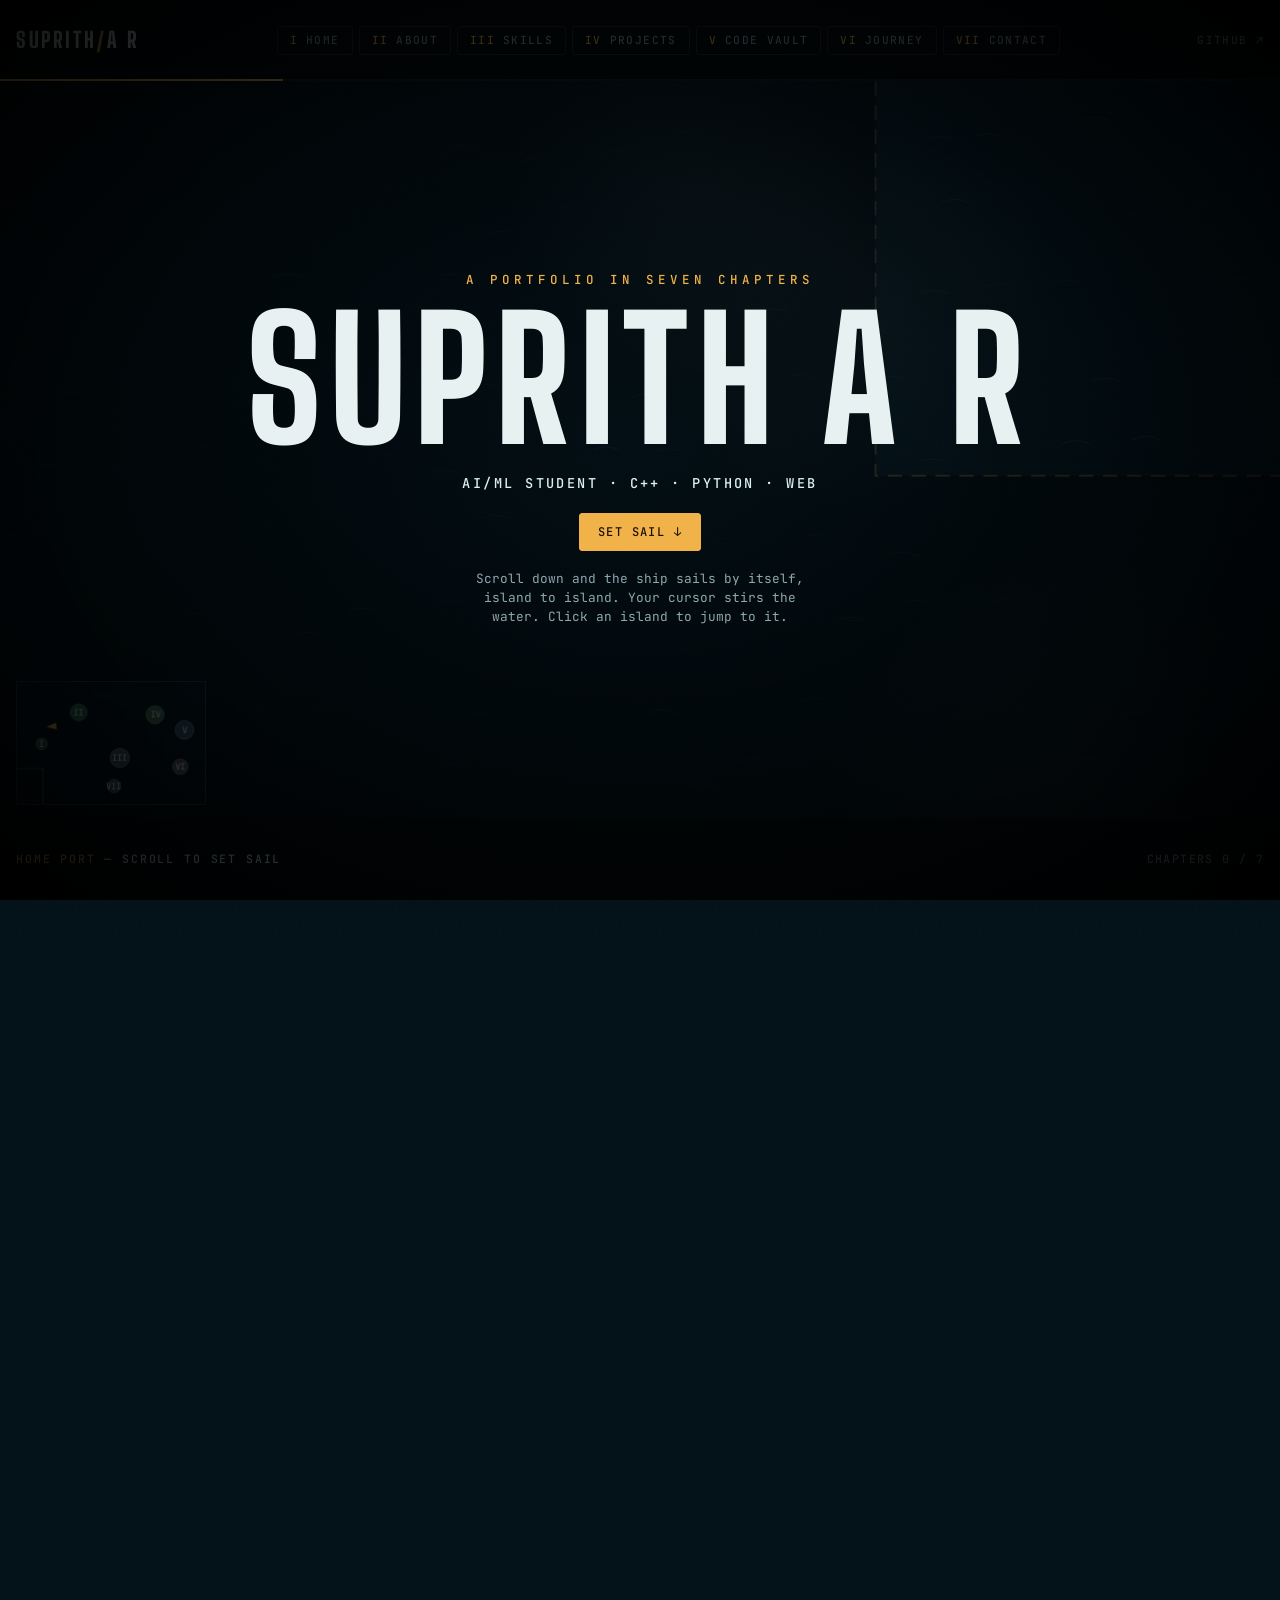
<file: index.html>
<!doctype html><html><head><meta charset=utf8><meta name=viewport content="width=device-width,initial-scale=1,viewport-fit=cover"><style>:root{color-scheme:light;box-sizing:border-box;padding-top:env(safe-area-inset-top,0px);padding-bottom:env(safe-area-inset-bottom,0px)}html{scroll-padding-top:env(safe-area-inset-top,0px)}body{margin:0;padding:0;font:14px -apple-system,BlinkMacSystemFont,sans-serif;background:#fff;color:#000}img{max-width:100%}[hidden]:not([hidden=until-found i]){display:none!important}</style></head><body>
<title>Suprith A R</title>
<meta name="claude:viewport-fit-sides" content="cover">
<link rel="preconnect" href="https://fonts.googleapis.com">
<link rel="preconnect" href="https://fonts.gstatic.com" crossorigin>
<link rel="stylesheet" href="https://fonts.googleapis.com/css2?family=Big+Shoulders+Display:wght@500;700;800&family=Instrument+Sans:wght@400;500;600&family=JetBrains+Mono:wght@400;500&display=swap">
<style>
/* Layout: full-screen night-sea canvas between two letterbox bars; a docked detail panel slides in beside the ship at each island. Single look by design (cinematic teal and lantern gold). */
:root {
  --sea: #041219;
  --sea2: #0a2b3a;
  --foam: #d9f2ef;
  --fg: #e8f1f1;
  --muted: #8ea8ae;
  --gold: #f2b24a;
  --coral: #ff6b5e;
  --line: rgba(217, 242, 239, 0.16);
  --bar: clamp(54px, 9vh, 88px);
  --display: "Big Shoulders Display", "Arial Narrow", Impact, sans-serif;
  --body: "Instrument Sans", system-ui, -apple-system, "Segoe UI", sans-serif;
  --mono: "JetBrains Mono", ui-monospace, "SFMono-Regular", Menlo, monospace;
  color-scheme: dark;
}
* { box-sizing: border-box; }
html { scrollbar-width: none; }
html::-webkit-scrollbar { display: none; }
html.locked, html.locked body { overflow: hidden; }
#track { width: 1px; }
body {
  margin: 0; background: var(--sea); color: var(--fg);
  font-family: var(--body); font-size: 16px; line-height: 1.6;
  padding-block: 0;
  padding-left: max(16px, env(safe-area-inset-left, 0px));
  padding-right: max(16px, env(safe-area-inset-right, 0px));
}
a { color: inherit; text-decoration: none; }
button { font-family: inherit; color: inherit; }
:focus-visible { outline: 2px solid var(--gold); outline-offset: 3px; }
html.has-cursor, html.has-cursor a, html.has-cursor button, html.has-cursor canvas { cursor: none; }

#sea { position: fixed; inset: 0; width: 100%; height: 100%; z-index: 0; display: block; }
.vignette { position: fixed; inset: 0; z-index: 5; pointer-events: none; background: radial-gradient(ellipse at center, transparent 52%, rgba(0, 0, 0, 0.6) 100%); }
.grain {
  position: fixed; inset: -60px; z-index: 6; pointer-events: none; opacity: 0.1; mix-blend-mode: overlay;
  background-size: 160px 160px; animation: grain .9s steps(6) infinite;
}
@keyframes grain { 0% { transform: translate(0, 0); } 20% { transform: translate(-30px, 18px); } 40% { transform: translate(22px, -26px); } 60% { transform: translate(-14px, -30px); } 80% { transform: translate(28px, 20px); } 100% { transform: translate(0, 0); } }

/* cursor */
.cur-dot, .cur-ring { position: fixed; left: 0; top: 0; pointer-events: none; z-index: 120; opacity: 0; transition: opacity .25s; }
html.has-cursor.moved .cur-dot, html.has-cursor.moved .cur-ring { opacity: 1; }
.cur-dot { width: 6px; height: 6px; margin: -3px 0 0 -3px; border-radius: 50%; background: var(--gold); }
.cur-ring {
  width: 36px; height: 36px; margin: -18px 0 0 -18px; border-radius: 50%; border: 1.5px solid var(--gold);
  display: grid; place-items: center;
  transition: opacity .25s, width .25s, height .25s, margin .25s, background .25s;
}
.cur-ring span { font: 500 10px/1 var(--mono); letter-spacing: .14em; text-transform: uppercase; color: #1a1204; opacity: 0; transition: opacity .2s; }
.cur-ring.hot { width: 56px; height: 56px; margin: -28px 0 0 -28px; background: rgba(242, 178, 74, 0.18); }
.cur-ring.label { width: 78px; height: 78px; margin: -39px 0 0 -39px; background: var(--gold); }
.cur-ring.label span { opacity: 1; }

/* letterbox bars */
.bar {
  position: fixed; left: 0; right: 0; z-index: 30; background: #000; display: flex; align-items: center; gap: 16px;
  padding-left: max(16px, env(safe-area-inset-left, 0px)); padding-right: max(16px, env(safe-area-inset-right, 0px));
}
.bar.top { top: 0; height: calc(var(--bar) + env(safe-area-inset-top, 0px)); padding-top: env(safe-area-inset-top, 0px); }
.bar.bottom { bottom: 0; height: calc(var(--bar) + env(safe-area-inset-bottom, 0px)); padding-bottom: env(safe-area-inset-bottom, 0px); justify-content: space-between; }
.logo { font: 800 1.35rem/1 var(--display); letter-spacing: .12em; white-space: nowrap; }
.logo i { font-style: normal; color: var(--gold); }
nav.chart { display: flex; gap: 6px; flex: 1; min-width: 0; overflow-x: auto; scrollbar-width: none; justify-content: safe center; }
nav.chart::-webkit-scrollbar { display: none; }
.chip {
  display: inline-flex; align-items: center; gap: 8px; padding: 8px 12px; border: 1px solid var(--line); border-radius: 3px;
  background: transparent; font: 500 .7rem/1 var(--mono); letter-spacing: .12em; text-transform: uppercase; color: var(--muted);
  cursor: pointer; white-space: nowrap; transition: color .2s, border-color .2s, background .2s;
}
.chip b { font-weight: 500; color: var(--gold); }
.chip:hover { color: var(--fg); border-color: var(--gold); }
.chip[aria-current="true"] { background: var(--gold); border-color: var(--gold); color: #1a1204; }
.chip[aria-current="true"] b { color: #1a1204; }
.chip.seen::after { content: ""; width: 5px; height: 5px; border-radius: 50%; background: var(--gold); }
.chip[aria-current="true"].seen::after { background: #1a1204; }
.gh { font: 500 .7rem/1 var(--mono); letter-spacing: .12em; text-transform: uppercase; color: var(--muted); white-space: nowrap; }
.gh:hover { color: var(--gold); }
.cap { font: 500 .72rem/1.4 var(--mono); letter-spacing: .16em; text-transform: uppercase; color: var(--foam); min-width: 0; overflow: hidden; text-overflow: ellipsis; white-space: nowrap; }
.cap em { font-style: normal; color: var(--gold); }
.meta { font: 500 .72rem/1.4 var(--mono); letter-spacing: .12em; text-transform: uppercase; color: var(--muted); white-space: nowrap; }

/* minimap */
.mini {
  position: fixed; z-index: 20; width: 190px; height: 124px; border: 1px solid var(--line); background: rgba(4, 18, 25, 0.72); backdrop-filter: blur(6px);
  left: max(16px, env(safe-area-inset-left, 0px)); bottom: calc(var(--bar) + env(safe-area-inset-bottom, 0px) + 14px);
}
.prog { position: absolute; left: 0; right: 0; bottom: 0; height: 2px; background: rgba(217, 242, 239, 0.1); }
.prog i { display: block; height: 100%; width: 0; background: var(--gold); }

/* toast */
.toast {
  position: fixed; z-index: 25; left: 50%; transform: translateX(-50%); width: max-content; max-width: calc(100vw - 32px);
  bottom: calc(var(--bar) + env(safe-area-inset-bottom, 0px) + 18px);
  padding: 10px 16px; background: rgba(0, 0, 0, 0.7); border: 1px solid var(--line); font: 500 .75rem/1.4 var(--mono); letter-spacing: .08em; text-align: center;
  transition: opacity .6s;
}
.toast.off { opacity: 0; pointer-events: none; }

/* detail panel */
.panel {
  position: fixed; z-index: 28; display: flex; flex-direction: column; min-width: 0;
  right: max(16px, env(safe-area-inset-right, 0px));
  top: calc(var(--bar) + env(safe-area-inset-top, 0px) + 14px);
  bottom: calc(var(--bar) + env(safe-area-inset-bottom, 0px) + 14px);
  width: min(470px, calc(100vw - 32px));
  background: rgba(4, 18, 25, 0.86); backdrop-filter: blur(14px); border: 1px solid var(--line); border-radius: 4px;
  opacity: 0; transform: translateX(28px); transition: opacity .45s ease, transform .45s ease;
}
.panel.open { opacity: 1; transform: none; }
.p-scroll { flex: 1; min-height: 0; overflow-y: auto; padding: 26px 26px 12px; scrollbar-width: thin; }
.p-foot { display: flex; gap: 10px; flex-wrap: wrap; padding: 14px 26px 22px; border-top: 1px solid var(--line); }
.kick { font: 500 .72rem/1 var(--mono); letter-spacing: .24em; color: var(--gold); margin: 0 0 12px; }
.panel h2 { margin: 0 0 22px; font: 800 clamp(2.2rem, 6vw, 3.2rem)/.95 var(--display); letter-spacing: .02em; text-transform: uppercase; text-wrap: balance; }
.panel p { margin: 0 0 16px; color: var(--muted); }
.panel p strong { color: var(--fg); font-weight: 600; }
.btn {
  display: inline-flex; align-items: center; gap: 8px; padding: 12px 18px; border: 1px solid var(--line); border-radius: 3px; background: transparent;
  font: 500 .75rem/1 var(--mono); letter-spacing: .12em; text-transform: uppercase; cursor: pointer; color: var(--fg);
}
.btn:hover { border-color: var(--gold); }
.btn.gold { background: var(--gold); border-color: var(--gold); color: #1a1204; font-weight: 500; }
.status { display: inline-flex; align-items: center; gap: 10px; margin-bottom: 18px; font: 500 .72rem/1 var(--mono); color: var(--muted); letter-spacing: .06em; }
.status b { width: 8px; height: 8px; border-radius: 50%; background: #3ddc97; animation: pulse 2s infinite; flex: none; }
@keyframes pulse { 70% { box-shadow: 0 0 0 9px rgba(61, 220, 151, 0); } 0% { box-shadow: 0 0 0 0 rgba(61, 220, 151, .6); } }
.role { font: 500 1rem/1.4 var(--mono); color: var(--fg) !important; }
.role em { font-style: normal; color: var(--gold); }
.caret { display: inline-block; width: 2px; height: 1.05em; background: var(--gold); margin-left: 3px; vertical-align: -.16em; animation: blink 1s steps(1) infinite; }
@keyframes blink { 50% { opacity: 0; } }
.stats { display: flex; gap: 12px 34px; flex-wrap: wrap; margin: 24px 0 8px; padding-top: 20px; border-top: 1px solid var(--line); }
.stats div { min-width: 0; }
.stats b { display: block; font: 800 2rem/1 var(--display); letter-spacing: .02em; }
.stats span { font-size: .82rem; color: var(--muted); }
.duo { display: grid; grid-template-columns: repeat(2, minmax(0, 1fr)); gap: 0; margin-top: 22px; border-top: 1px solid var(--line); border-left: 1px solid var(--line); }
.duo div { padding: 14px; border-right: 1px solid var(--line); border-bottom: 1px solid var(--line); min-width: 0; }
.duo i { display: block; font: 500 .72rem/1 var(--mono); font-style: normal; color: var(--gold); margin-bottom: 10px; }
.duo b { display: block; font: 700 1.3rem/1.1 var(--display); letter-spacing: .04em; text-transform: uppercase; }
.duo span { font-size: .8rem; color: var(--muted); }
.sk { padding: 14px 0; border-top: 1px solid var(--line); }
.sk:last-child { border-bottom: 1px solid var(--line); }
.sk .row { display: flex; justify-content: space-between; align-items: baseline; gap: 12px; }
.sk h3 { margin: 0; font: 700 1.35rem/1.1 var(--display); letter-spacing: .05em; text-transform: uppercase; }
.sk .pct { font: 500 .8rem/1 var(--mono); color: var(--gold); font-variant-numeric: tabular-nums; }
.sk p { margin: 4px 0 10px; font-size: .88rem; }
.meter { height: 3px; background: var(--line); }
.meter i { display: block; height: 100%; width: var(--p); background: linear-gradient(90deg, var(--gold), var(--coral)); animation: fill 1.2s cubic-bezier(.2, .7, .2, 1) both; }
@keyframes fill { from { width: 0; } }
.item { padding: 18px 0; border-top: 1px solid var(--line); }
.item:last-child { border-bottom: 1px solid var(--line); }
.item .tag { font: 500 .7rem/1 var(--mono); letter-spacing: .2em; color: var(--gold); }
.item h3 { margin: 8px 0 8px; font: 700 1.55rem/1.05 var(--display); letter-spacing: .03em; text-transform: uppercase; }
.item p { margin: 0 0 12px; font-size: .94rem; }
.tags { display: flex; flex-wrap: wrap; gap: 6px; margin-bottom: 12px; }
.tags span { font: 500 .7rem/1 var(--mono); padding: 6px 8px; border: 1px solid var(--line); color: var(--foam); }
.item a.go { font: 500 .75rem/1 var(--mono); letter-spacing: .1em; text-transform: uppercase; color: var(--gold); }

/* title card */
.title {
  position: fixed; inset: 0; z-index: 60; display: flex; flex-direction: column; align-items: center; justify-content: center; text-align: center; gap: 18px;
  padding: calc(var(--bar) + 24px) max(16px, env(safe-area-inset-right, 0px)) calc(var(--bar) + 24px) max(16px, env(safe-area-inset-left, 0px));
  background: radial-gradient(ellipse at center, rgba(4, 18, 25, 0.5), rgba(0, 0, 0, 0.92)); transition: opacity 1.1s ease;
}
.title.gone { opacity: 0; pointer-events: none; }
.title .pre { font: 500 .78rem/1 var(--mono); letter-spacing: .4em; color: var(--gold); }
.title h1 { margin: 0; font: 800 clamp(3.4rem, 15vw, 10.5rem)/.9 var(--display); letter-spacing: .05em; text-transform: uppercase; text-wrap: balance; }
.title .sub { font: 500 .85rem/1.6 var(--mono); letter-spacing: .18em; color: var(--foam); text-transform: uppercase; max-width: 46ch; }
.title .hint { font: 400 .8rem/1.5 var(--mono); color: var(--muted); max-width: 44ch; }


@media (max-width: 720px) {
  .panel {
    left: 12px;
    right: 12px;
    width: auto;
    max-width: none;
    top: auto;
    bottom: calc(var(--bar) + env(safe-area-inset-bottom, 0px) + 10px);
    height: min(60vh, 520px);
    max-height: calc(100dvh - var(--bar) - 24px);
    min-width: 0;
  }

  .p-scroll {
    width: 100%;
    min-width: 0;
    padding: 18px 16px 8px;
    overflow-x: hidden;
  }

  .p-foot {
    width: 100%;
    padding: 10px 16px 14px;
  }

  .sk,
  .sk .row {
    min-width: 0;
    max-width: 100%;
  }

  .sk .row {
    align-items: center;
    gap: 8px;
  }

  .cms-skill-heading {
    flex: 1;
    min-width: 0;
    gap: 8px;
  }

  .cms-skill-heading h3 {
    min-width: 0;
    overflow-wrap: anywhere;
  }

  .cms-skill-logo {
    width: 26px;
    height: 26px;
  }

  .sk .pct {
    flex: none;
    white-space: nowrap;
  }

  .panel h2 {
    font-size: clamp(1.9rem, 8vw, 2.4rem);
  }

  .gh,
  .meta.hide-sm,
  .logo {
    display: none;
  }

  .mini {
    width: 132px;
    height: 88px;
  }

  body.panel-open .mini {
    opacity: 0;
    pointer-events: none;
  }

  .title .sub {
    letter-spacing: .1em;
  }
}

@media (prefers-reduced-motion: reduce) {
  .grain, .meter i, .status b, .caret { animation: none; }
  .panel { transition: opacity .2s; transform: none; }
}
</style>

<div id="track" aria-hidden="true"></div>
<canvas id="sea" aria-label="Animated sea map. Use the chapter buttons above to sail between islands."></canvas>
<div class="vignette" aria-hidden="true"></div>
<div class="grain" id="grain" aria-hidden="true"></div>
<div class="cur-dot" aria-hidden="true"></div>
<div class="cur-ring" aria-hidden="true"><span></span></div>

<header class="bar top">
  <a class="logo" href="https://github.com/suprith8453350791-hue" target="_blank" rel="noopener">SUPRITH<i>/</i>A R</a>
  <nav class="chart" id="chart" aria-label="Chapters"></nav>
  <a class="gh" href="https://github.com/suprith8453350791-hue" target="_blank" rel="noopener">GitHub ↗</a>
  <div class="prog"><i id="prog"></i></div>
</header>

<footer class="bar bottom">
  <div class="cap" id="cap">At sea</div>
  <div class="meta" id="count">Chapters 0 / 7</div>
</footer>

<canvas id="mini" class="mini" aria-hidden="true"></canvas>
<div class="toast off" id="toast"></div>

<aside class="panel" id="panel" hidden role="dialog" aria-modal="false" aria-labelledby="ptitle">
  <div class="p-scroll" id="pscroll" tabindex="-1">
    <p class="kick" id="pkick"></p>
    <h2 id="ptitle"></h2>

    <div data-sec="home">
      <span class="status"><b></b>Available for learning &amp; opportunities</span>
      <p style="font:700 1.5rem/1.15 var(--display);letter-spacing:.03em;text-transform:uppercase;color:var(--fg)">Building digital ideas into reality.</p>
      <p>I'm an AI/ML student passionate about programming, problem solving and building practical projects with modern technology.</p>
      <p class="role">I am a <em id="role"></em><span class="caret"></span></p>
      <div class="stats">
        <div><b>01+</b><span>Years Learning</span></div>
        <div><b>06+</b><span>Technologies</span></div>
        <div><b>∞</b><span>Ideas to Build</span></div>
      </div>
    </div>

    <div data-sec="about">
      <p>I'm <strong>Suprith A R</strong>, a Student at GTTC College currently pursuing a Diploma in Artificial Intelligence and Machine Learning.</p>
      <p>I enjoy learning programming, building practical projects, solving problems and exploring how technology can be used to create useful solutions.</p>
      <p>My current focus is strengthening my programming fundamentals while learning C++, Python, JavaScript and AI/ML concepts.</p>
      <p>My approach is simple: <strong>learn → practice → build → improve.</strong></p>
      <div class="duo">
        <div><i>C++</i><b>C++</b><span>Programming &amp; Problem Solving</span></div>
        <div><i>Py</i><b>Python</b><span>Programming &amp; AI/ML Learning</span></div>
        <div><i>JS</i><b>JavaScript</b><span>Interactive Web Development</span></div>
        <div><i>AI</i><b>AI / ML</b><span>Currently Learning</span></div>
      </div>
    </div>

    <div data-sec="skills">
      <p>Each pillar on the island stands as tall as the skill. These are the tools I'm learning and using.</p>
      <div class="sk"><div class="row"><h3>C++</h3><span class="pct">80%</span></div><p>Programming, OOP and problem solving.</p><div class="meter"><i style="--p:80%"></i></div></div>
      <div class="sk"><div class="row"><h3>Python</h3><span class="pct">75%</span></div><p>Programming fundamentals and automation.</p><div class="meter"><i style="--p:75%"></i></div></div>
      <div class="sk"><div class="row"><h3>JavaScript</h3><span class="pct">65%</span></div><p>Interactive web development.</p><div class="meter"><i style="--p:65%"></i></div></div>
      <div class="sk"><div class="row"><h3>HTML</h3><span class="pct">85%</span></div><p>Semantic and structured web pages.</p><div class="meter"><i style="--p:85%"></i></div></div>
      <div class="sk"><div class="row"><h3>CSS</h3><span class="pct">80%</span></div><p>Responsive layouts and modern UI design.</p><div class="meter"><i style="--p:80%"></i></div></div>
      <div class="sk"><div class="row"><h3>Git &amp; GitHub</h3><span class="pct">65%</span></div><p>Version control and project sharing.</p><div class="meter"><i style="--p:65%"></i></div></div>
    </div>

    <div data-sec="projects">
      <div class="item"><div class="tag">01 · WEB</div><h3>Personal Portfolio</h3><p>A responsive personal portfolio website designed to showcase my skills, learning journey and future projects.</p><div class="tags"><span>HTML</span><span>CSS</span><span>JavaScript</span></div><a class="go" href="https://github.com/suprith8453350791-hue" target="_blank" rel="noopener">GitHub ↗</a></div>
      <div class="item"><div class="tag">02 · PYTHON</div><h3>Python Project</h3><p>A practical Python project will be added here as I continue building and improving my programming skills.</p><div class="tags"><span>Python</span><span>Logic</span><span>Problem Solving</span></div><a class="go" href="https://github.com/suprith8453350791-hue" target="_blank" rel="noopener">GitHub ↗</a></div>
      <div class="item"><div class="tag">03 · C++</div><h3>C++ Project</h3><p>A C++ project focused on programming, object-oriented concepts and practical problem solving.</p><div class="tags"><span>C++</span><span>OOP</span><span>Logic</span></div><a class="go" href="https://github.com/suprith8453350791-hue" target="_blank" rel="noopener">GitHub ↗</a></div>
    </div>

    <div data-sec="codevault">
      <p>Welcome to my programming library. Explore my programs separately by language, search for a topic, view the source code and download available files.</p>

      <div class="vault-stats" id="vaultStats" aria-live="polite">
        <div><b id="vaultProgramCount">0</b><span>Published Programs</span></div>
        <div><b id="vaultLanguageCount">0</b><span>Languages</span></div>
      </div>

      <div class="vault-controls">
        <label for="vaultSearch">Search programs</label>
        <input id="vaultSearch" type="search" placeholder="Search title, code ID or description…">

        <div class="vault-filter-grid">
          <div>
            <label for="vaultLanguage">Language</label>
            <select id="vaultLanguage">
              <option value="all">All languages</option>
            </select>
          </div>
          <div>
            <label for="vaultType">Linked category</label>
            <select id="vaultType">
              <option value="all">All categories</option>
              <option value="project">Projects</option>
              <option value="skill">Skills</option>
              <option value="other">Other programs</option>
            </select>
          </div>
          <div>
            <label for="vaultProject">Project</label>
            <select id="vaultProject">
              <option value="all">All projects</option>
            </select>
          </div>
          <div>
            <label for="vaultSkill">Skill</label>
            <select id="vaultSkill">
              <option value="all">All skills</option>
            </select>
          </div>
        </div>
      </div>

      <div id="vaultResults" aria-live="polite">
        <p class="muted">Loading published programs…</p>
      </div>
    </div>

    <div data-sec="journey">
      <div class="item"><div class="tag">CURRENT</div><h3>Diploma in AI &amp; Machine Learning</h3><p>Currently pursuing my Diploma at GTTC College and strengthening my programming fundamentals.</p></div>
      <div class="item"><div class="tag">LEARNING</div><h3>C++ &amp; Python</h3><p>Practicing programming, OOP, problem solving and building small practical programs.</p></div>
      <div class="item"><div class="tag">NEXT</div><h3>Projects &amp; Internship</h3><p>Build real-world projects, improve my GitHub portfolio and prepare for internship opportunities.</p></div>
    </div>

    <div data-sec="contact">
      <p style="font:700 1.5rem/1.15 var(--display);letter-spacing:.03em;text-transform:uppercase;color:var(--fg)">Let's build something useful.</p>
      <p>I'm always interested in learning, building projects and connecting with people interested in technology.</p>
      <p><strong>Suprith A R</strong><br>AI/ML Student • Developer • Learner</p>
      <a class="btn gold" href="https://github.com/suprith8453350791-hue" target="_blank" rel="noopener">GitHub ↗</a>
    </div>
  </div>
  <div class="p-foot">
    <button class="btn gold" id="pnext" type="button"></button>
  </div>
</aside>

<div class="title" id="title">
  <div class="pre">A PORTFOLIO IN SEVEN CHAPTERS</div>
  <h1>Suprith A R</h1>
  <div class="sub">AI/ML student · C++ · Python · Web</div>
  <button class="btn gold" id="sail" type="button">Set sail ↓</button>
  <div class="hint" id="hint0">Scroll down and the ship sails by itself, island to island. Your cursor stirs the water. Click an island to jump to it.</div>
</div>

<script>
(() => {
  const $ = s => document.querySelector(s);
  const TAU = Math.PI * 2;
  const clamp = (v, a, b) => Math.min(b, Math.max(a, v));
  const reduce = matchMedia('(prefers-reduced-motion: reduce)').matches;
  const fine = matchMedia('(pointer: fine)').matches;
  const root = document.documentElement;
  const WORLD = { w: 3200, h: 2000 };

  const ISL = [
    { id: 'home',     roman: 'I',    name: 'Home Port',          short: 'Home',     x: 420,  y: 1060, r: 90,  seed: 1.3, land: '#35594a', hill: '#3f6a58' },
    { id: 'about',    roman: 'II',   name: 'Harbor of Learning', short: 'About',    x: 1050, y: 520,  r: 130, seed: 2.7, land: '#2f6b4f', hill: '#3d7c5e' },
    { id: 'skills',   roman: 'III',  name: 'The Skill Pillars',  short: 'Skills',   x: 1750, y: 1300, r: 150, seed: 4.1, land: '#4a5660', hill: '#5b6873' },
    { id: 'projects', roman: 'IV',   name: 'Project Bay',        short: 'Projects', x: 2350, y: 560,  r: 140, seed: 5.9, land: '#3d6a4a', hill: '#4c7b59' },
    { id: 'codevault',roman: 'V',    name: 'Code Vault Island',  short: 'Code Vault', x: 2850, y: 820, r: 145, seed: 6.6, land: '#344f63', hill: '#456b82' },
    { id: 'journey',  roman: 'VI',   name: 'Journey Lighthouse', short: 'Journey',  x: 2780, y: 1450, r: 120, seed: 7.3, land: '#56524f', hill: '#69645f' },
    { id: 'contact',  roman: 'VII',  name: 'Signal Fire',        short: 'Contact',  x: 1650, y: 1780, r: 105, seed: 8.8, land: '#3a5d46', hill: '#476f54' }
  ];
  const byId = {};
  ISL.forEach((I, i) => {
    byId[I.id] = I; I.i = i;
    I.k = Array.from({ length: 40 }, (_, j) => { const a = j / 40 * TAU; return 1 + .12 * Math.sin(a * 3 + I.seed) + .08 * Math.sin(a * 5 + I.seed * 2.1) + .04 * Math.sin(a * 9 + I.seed * .7); });
  });
  const cr = I => I.r * 1.2 + 18;           /* hull collision radius */
  const harbor = I => cr(I) + 90;           /* manual harbor-assist radius */

  /* ---------- canvas ---------- */
  const cv = $('#sea'), ctx = cv.getContext('2d');
  const mini = $('#mini'), mctx = mini.getContext('2d');
  let W = 0, H = 0, dpr = 1, mW = 0, mH = 0;
  function resize() {
    dpr = Math.min(2, devicePixelRatio || 1);
    W = innerWidth; H = innerHeight;
    cv.width = W * dpr; cv.height = H * dpr;
    const r = mini.getBoundingClientRect(); mW = r.width; mH = r.height;
    mini.width = mW * dpr; mini.height = mH * dpr;
    document.getElementById('track').style.height = ((TOT + 1) * H) + 'px';
  }

  /* ---------- state ---------- */
  const ship = { x: 0, y: 0, a: 0, v: 0 };
  const cam = { x: 0, y: 0 };
  let zoom = .92, t = 0, panelId = null, focusIsland = ISL[0], focus = 0, started = false, startT = 0, hoverId = null, sT = 0, jump = null, curDist = 0, curIdx = 0;
  const visited = new Set();
  const mouse = { x: innerWidth * .6, y: innerHeight * .4, wx: 0, wy: 0, active: false, over: true, lx: 0, ly: 0 };
  let wake = [], ripples = [];
  root.classList.add('locked');

  /* ---------- route planning ---------- */
  function segHit(a, b, cx, cy, rad) {
    const dx = b.x - a.x, dy = b.y - a.y, L2 = dx * dx + dy * dy || 1;
    const dStart = Math.hypot(a.x - cx, a.y - cy);
    if (dStart < rad) {
      const L = Math.sqrt(L2), dc = dStart || 1;
      const dot = (dx * (cx - a.x) + dy * (cy - a.y)) / (L * dc);
      return dot > .25 ? 0 : null;
    }
    const tt = clamp(((cx - a.x) * dx + (cy - a.y) * dy) / L2, 0, 1);
    return Math.hypot(a.x + dx * tt - cx, a.y + dy * tt - cy) < rad ? tt : null;
  }
  function plan(from, to, skip) {
    const path = [from, to];
    for (let iter = 0; iter < 6; iter++) {
      let changed = false;
      for (let i = 0; i < path.length - 1; i++) {
        const a = path[i], b = path[i + 1];
        let bl = null, bt = 2;
        for (const I of ISL) {
          if (I.id === skip) continue;
          const th = segHit(a, b, I.x, I.y, cr(I) + 30);
          if (th !== null && th < bt) { bt = th; bl = I; }
        }
        if (bl) {
          const L = Math.hypot(b.x - a.x, b.y - a.y) || 1, nx = -(b.y - a.y) / L, ny = (b.x - a.x) / L, R = cr(bl) + 90;
          const c1 = { x: bl.x + nx * R, y: bl.y + ny * R }, c2 = { x: bl.x - nx * R, y: bl.y - ny * R };
          const cost = c => Math.hypot(c.x - a.x, c.y - a.y) + Math.hypot(b.x - c.x, b.y - c.y);
          const c = cost(c1) < cost(c2) ? c1 : c2;
          c.x = clamp(c.x, 70, WORLD.w - 70); c.y = clamp(c.y, 70, WORLD.h - 70);
          path.splice(i + 1, 0, c); changed = true; break;
        }
      }
      if (!changed) break;
    }
    return path.slice(1);
  }
  function chaikin(pts, n) {
    for (let it = 0; it < n; it++) {
      const out = [pts[0]];
      for (let i = 0; i < pts.length - 1; i++) {
        const p = pts[i], q = pts[i + 1];
        out.push({ x: .75 * p.x + .25 * q.x, y: .75 * p.y + .25 * q.y }, { x: .25 * p.x + .75 * q.x, y: .25 * p.y + .75 * q.y });
      }
      out.push(pts[pts.length - 1]); pts = out;
    }
    return pts;
  }

  /* docks: each island is approached from the side facing the previous stop */
  const docks = [];
  {
    const h = ISL[0]; docks.push({ x: h.x - cr(h) - 44, y: h.y + 30 });
    for (let k = 1; k < ISL.length; k++) {
      const I = ISL[k], p = docks[k - 1], ang = Math.atan2(p.y - I.y, p.x - I.x), d = cr(I) + 44;
      docks.push({ x: clamp(I.x + Math.cos(ang) * d, 70, WORLD.w - 70), y: clamp(I.y + Math.sin(ang) * d, 70, WORLD.h - 70) });
    }
  }
  const P = [docks[0]], endIdx = [0];
  for (let k = 0; k < ISL.length - 1; k++) {
    const leg = chaikin([docks[k], ...plan(docks[k], docks[k + 1], ISL[k + 1].id)], 3);
    for (let i = 1; i < leg.length; i++) P.push(leg[i]);
    endIdx.push(P.length - 1);
  }
  for (const p of P) for (const I of ISL) {   /* keep the hull off the sand */
    const dx = p.x - I.x, dy = p.y - I.y, d = Math.hypot(dx, dy) || 1, lim = cr(I) + 6;
    if (d < lim) { p.x = I.x + dx / d * lim; p.y = I.y + dy / d * lim; }
  }
  const cum = [0];
  for (let i = 1; i < P.length; i++) cum.push(cum[i - 1] + Math.hypot(P[i].x - P[i - 1].x, P[i].y - P[i - 1].y));
  const stopDist = endIdx.map(i => cum[i]);
  const pa = { x: 0, y: 0, a: 0, idx: 0 };
  function posAt(d) {
    d = clamp(d, 0, cum[cum.length - 1]);
    let lo = 0, hi = cum.length - 2;
    while (lo < hi) { const mid = (lo + hi + 1) >> 1; if (cum[mid] <= d) lo = mid; else hi = mid - 1; }
    const a = P[lo], b = P[lo + 1], seg = cum[lo + 1] - cum[lo] || 1, f = (d - cum[lo]) / seg;
    pa.x = a.x + (b.x - a.x) * f; pa.y = a.y + (b.y - a.y) * f; pa.a = Math.atan2(b.y - a.y, b.x - a.x); pa.idx = lo;
    return pa;
  }

  /* timeline, measured in screen heights of scrolling */
  const DW = 1.3, LG = 1.15, segs = [];
  let TOT = 0;
  for (let k = 0; k < ISL.length; k++) {
    segs.push({ k, dwell: true, t0: TOT, t1: TOT + DW }); TOT += DW;
    if (k < ISL.length - 1) { segs.push({ k, dwell: false, t0: TOT, t1: TOT + LG }); TOT += LG; }
  }
  function distAt(T) {
    T = clamp(T, 0, TOT);
    for (const s of segs) {
      if (T <= s.t1) {
        if (s.dwell) return stopDist[s.k];
        const u = (T - s.t0) / (s.t1 - s.t0), e = u * u * (3 - 2 * u);
        return stopDist[s.k] + (stopDist[s.k + 1] - stopDist[s.k]) * e;
      }
    }
    return stopDist[stopDist.length - 1];
  }
  function dwellAt(T) {
    for (const s of segs) if (s.dwell) {
      const a = s.t0 + (s.k === 0 ? 0 : .12), b = s.t1 - (s.k === ISL.length - 1 ? 0 : .12);
      if (T >= a && T <= b) return s.k;
    }
    return -1;
  }
  const centerOf = k => { const s = segs.find(q => q.dwell && q.k === k); return (s.t0 + s.t1) / 2; };
  function jumpTo(k) {
    if (!started) return;
    const to = centerOf(k) * H, from = window.scrollY, dist = Math.abs(to - from) / H;
    if (dist < .02) return;
    jump = { from, to, t0: performance.now(), dur: reduce ? 1 : clamp(900 + dist * 380, 900, 4200) };
  }
  {
    const p = posAt(0); ship.x = p.x; ship.y = p.y; ship.a = 0; cam.x = ship.x + 120; cam.y = ship.y;
  }

  const toRoman = number => {
    const values = [[1000,'M'],[900,'CM'],[500,'D'],[400,'CD'],[100,'C'],[90,'XC'],[50,'L'],[40,'XL'],[10,'X'],[9,'IX'],[5,'V'],[4,'IV'],[1,'I']];
    let out = '';
    for (const [value, symbol] of values) {
      while (number >= value) { out += symbol; number -= value; }
    }
    return out;
  };

  /* ---------- panel ---------- */
  const panel = $('#panel'), pscroll = $('#pscroll');
  const secs = [...panel.querySelectorAll('[data-sec]')];
  let hideTimer = 0;
  function openPanel(id) {
    const I = byId[id]; panelId = id; focusIsland = I;
    $('#pkick').textContent = `CHAPTER ${I.roman} / ${toRoman(ISL.length)}`;
    $('#ptitle').textContent = I.name;
    secs.forEach(s => { s.hidden = s.dataset.sec !== id; });
    const nextI = ISL[(I.i + 1) % ISL.length];
    $('#pnext').textContent = I.i === ISL.length - 1 ? 'Back to Home Port ↑' : `Next: ${nextI.name} ↓`;
    $('#pnext').dataset.go = nextI.i;
    clearTimeout(hideTimer);
    panel.hidden = false; pscroll.scrollTop = 0;
    document.body.classList.add('panel-open');
    requestAnimationFrame(() => requestAnimationFrame(() => panel.classList.add('open')));
    if (id === 'skills') panel.querySelectorAll('.meter i').forEach(el => { el.style.animation = 'none'; void el.offsetWidth; el.style.animation = ''; });
    visited.add(id); syncNav();
  }
  function hidePanel() {
    if (!panelId) return;
    panelId = null; panel.classList.remove('open'); document.body.classList.remove('panel-open');
    clearTimeout(hideTimer); hideTimer = setTimeout(() => { if (!panelId) panel.hidden = true; }, 480);
    syncNav();
  }
  $('#pnext').addEventListener('click', e => jumpTo(+e.currentTarget.dataset.go));

  /* ---------- nav ---------- */
  const chart = $('#chart');
  ISL.forEach(I => {
    const b = document.createElement('button');
    b.className = 'chip'; b.type = 'button'; b.dataset.go = I.id;
    b.innerHTML = `<b>${I.roman}</b>${I.short}`;
    b.addEventListener('click', () => jumpTo(I.i));
    chart.appendChild(b);
  });
  function syncNav() {
    chart.querySelectorAll('.chip').forEach(b => {
      b.classList.toggle('seen', visited.has(b.dataset.go));
      b.setAttribute('aria-current', panelId === b.dataset.go ? 'true' : 'false');
    });
    $('#count').textContent = `Chapters ${visited.size} / ${ISL.length}`;
  }
  syncNav();

  /* ---------- toast + title ---------- */
  const toast = $('#toast');
  function say(msg, ms) { toast.textContent = msg; toast.classList.remove('off'); clearTimeout(say.t); say.t = setTimeout(() => toast.classList.add('off'), ms || 6500); }
  if (!fine) $('#hint0').textContent = 'Swipe up and the ship sails by itself. Tap an island to jump to it.';
  function begin() {
    if (started) return;
    started = true; startT = performance.now(); root.classList.remove('locked');
    $('#title').classList.add('gone');
    setTimeout(() => { const el = $('#title'); if (el) el.remove(); }, 1300);
    say(fine ? 'Keep scrolling and the ship sails on. Click an island to jump to it.' : 'Keep swiping and the ship sails on. Tap an island to jump to it.', 8000);
  }
  $('#sail').addEventListener('click', begin);
  addEventListener('wheel', e => { if (!started && e.deltaY > 0) begin(); if (jump && Math.abs(e.deltaY) > 0) jump = null; }, { passive: true });
  addEventListener('touchstart', () => { jump = null; }, { passive: true });
  addEventListener('touchmove', () => { if (!started) begin(); }, { passive: true });
  addEventListener('keydown', e => {
    if (['ArrowDown', 'PageDown', ' '].includes(e.key) && !started) begin();
    if (['ArrowDown', 'ArrowUp', 'PageDown', 'PageUp', ' ', 'Home', 'End'].includes(e.key)) jump = null;
  });

  /* ---------- input ---------- */
  const ring = $('.cur-ring'), dotEl = $('.cur-dot'), ringLabel = ring.querySelector('span');
  let rx = mouse.x, ry = mouse.y;
  if (fine) root.classList.add('has-cursor');
  const isUI = el => el && el.closest && el.closest('.bar, .panel, .mini, .title, .toast');
  function toWorld(sx, sy) { return { x: cam.x + (sx - W / 2) / zoom, y: cam.y + (sy - H / 2) / zoom }; }
  function islandAt(wx, wy) {
    let best = null, bd = 1e9;
    for (const I of ISL) { const d = Math.hypot(wx - I.x, wy - I.y); if (d < I.r * 1.25 + 30 && d < bd) { bd = d; best = I; } }
    return best;
  }
  addEventListener('pointermove', e => {
    mouse.x = e.clientX; mouse.y = e.clientY; mouse.active = true; mouse.over = !isUI(e.target);
    root.classList.add('moved');
    if (started && mouse.over && fine && Math.hypot(mouse.x - mouse.lx, mouse.y - mouse.ly) > 90) {
      const w = toWorld(mouse.x, mouse.y); ripples.push({ x: w.x, y: w.y, r: 4, life: .55, k: 'f' });
      mouse.lx = mouse.x; mouse.ly = mouse.y;
    }
  }, { passive: true });
  document.addEventListener('pointerleave', () => { mouse.active = false; });
  addEventListener('pointerdown', e => {
    if (!started || isUI(e.target)) return;
    const w = toWorld(e.clientX, e.clientY), I = islandAt(w.x, w.y);
    ripples.push({ x: w.x, y: w.y, r: 6, life: 1, k: 'g' });
    if (I) jumpTo(I.i);
  });
  document.addEventListener('pointerover', e => {
    const hot = e.target.closest && e.target.closest('a, button');
    ring.classList.toggle('hot', !!hot);
  });
  mini.addEventListener('pointerdown', e => {
    if (!started) return;
    const r = mini.getBoundingClientRect(), s = mW / WORLD.w;
    const wx = (e.clientX - r.left) / s, wy = (e.clientY - r.top) / s;
    let best = null, bd = 1e9;
    for (const I of ISL) { const d = Math.hypot(wx - I.x, wy - I.y); if (d < bd) { bd = d; best = I; } }
    if (best && bd < 380) jumpTo(best.i);
    e.stopPropagation();
  });

  /* ---------- simulation ---------- */
  const wrapA = a => { while (a > Math.PI) a -= TAU; while (a < -Math.PI) a += TAU; return a; };
  const track = $('#track');
  function update(dt) {
    t += dt / 60;
    if (jump) {
      const u = clamp((performance.now() - jump.t0) / jump.dur, 0, 1), e = u < .5 ? 2 * u * u : 1 - Math.pow(-2 * u + 2, 2) / 2;
      window.scrollTo(0, jump.from + (jump.to - jump.from) * e);
      if (u >= 1) jump = null;
    }
    const target = (window.scrollY || 0) / H;
    sT = reduce ? target : sT + (target - sT) * Math.min(1, .1 * dt);
    const d = distAt(sT); curDist = d;
    const p = posAt(d); curIdx = p.idx;
    const dx = p.x - ship.x, dy = p.y - ship.y, moved = Math.hypot(dx, dy);
    ship.x = p.x; ship.y = p.y; ship.v = moved / dt;
    if (moved > .35) ship.a += wrapA(Math.atan2(dy, dx) - ship.a) * Math.min(1, .14 * dt);

    const w = toWorld(mouse.x, mouse.y); mouse.wx = w.x; mouse.wy = w.y;
    hoverId = null;
    if (fine && started && mouse.over && mouse.active) { const I = islandAt(w.x, w.y); if (I) hoverId = I.id; }

    const dk = (started && !jump && performance.now() - startT > 700) ? dwellAt(sT) : -1;
    const wantId = dk >= 0 ? ISL[dk].id : null;
    if (wantId !== panelId) { if (wantId) openPanel(wantId); else hidePanel(); }

    if (ship.v > .5 && !reduce) {
      wake.push({ x: ship.x - Math.cos(ship.a) * 26 + (Math.random() - .5) * 8, y: ship.y - Math.sin(ship.a) * 26 + (Math.random() - .5) * 8, r: 3, life: 1 });
      if (wake.length > 140) wake.shift();
    }
    for (const q of wake) { q.r += .09 * dt; q.life -= .014 * dt; }
    wake = wake.filter(q => q.life > 0);
    for (const r of ripples) { r.r += 2.6 * dt; r.life -= .022 * dt; }
    ripples = ripples.filter(r => r.life > 0);

    /* camera: follows the ship, then frames the island while a chapter is open */
    focus += ((panelId ? 1 : 0) - focus) * Math.min(1, .05 * dt);
    const offx = W >= 720 ? 250 / zoom * focus : 0, offy = W < 720 ? H * .2 / zoom * focus : 0, f = .85 * focus;
    let gx = ship.x * (1 - f) + focusIsland.x * f + offx + Math.cos(ship.a) * ship.v * 18 * (1 - focus);
    let gy = ship.y * (1 - f) + focusIsland.y * f + offy + Math.sin(ship.a) * ship.v * 18 * (1 - focus);
    if (fine && mouse.active) { gx += (mouse.x - W / 2) * .05 / zoom; gy += (mouse.y - H / 2) * .05 / zoom; }
    const zt = panelId ? 1.18 : (started ? 1 : .92);
    if (!started) { gx += Math.sin(t * .22) * 170 + 80; gy += Math.cos(t * .17) * 80; }
    const k = Math.min(1, .07 * dt);
    cam.x += (gx - cam.x) * k; cam.y += (gy - cam.y) * k; zoom += (zt - zoom) * Math.min(1, .04 * dt);

    /* caption + progress */
    if (((t * 60) | 0) % 8 === 0) {
      const cap = $('#cap'), s = segs.find(q => sT <= q.t1) || segs[segs.length - 1];
      if (panelId) cap.innerHTML = `<em>Chapter ${byId[panelId].roman}</em> — ${byId[panelId].name}`;
      else if (!started) cap.innerHTML = `<em>Home Port</em> — scroll to set sail`;
      else if (s.dwell) cap.innerHTML = `<em>Docked</em> — ${ISL[s.k].name}`;
      else cap.innerHTML = `<em>Sailing</em> — to ${ISL[s.k + 1].name}`;
      $('#prog').style.width = (clamp(sT / TOT, 0, 1) * 100).toFixed(1) + '%';
    }
  }

  /* ---------- drawing ---------- */
  function blob(I, s) {
    const n = I.k.length, p = [];
    for (let i = 0; i < n; i++) { const a = i / n * TAU, rr = I.r * I.k[i] * s; p.push([Math.cos(a) * rr, Math.sin(a) * rr]); }
    const m = (a, b) => [(a[0] + b[0]) / 2, (a[1] + b[1]) / 2];
    ctx.beginPath();
    const s0 = m(p[n - 1], p[0]); ctx.moveTo(s0[0], s0[1]);
    for (let i = 0; i < n; i++) { const e = m(p[i], p[(i + 1) % n]); ctx.quadraticCurveTo(p[i][0], p[i][1], e[0], e[1]); }
    ctx.closePath();
  }
  const hash = (x, y) => { const s = Math.sin(x * 12.9898 + y * 78.233) * 43758.5453; return s - Math.floor(s); };
  const A = reduce ? 0 : 1;

  function drawWaves(x0, y0, x1, y1) {
    const step = 86;
    ctx.lineWidth = 1.2; ctx.lineCap = 'round';
    for (let gy = Math.floor(y0 / step) * step; gy < y1; gy += step) {
      for (let gx = Math.floor(x0 / step) * step; gx < x1; gx += step) {
        const h = hash(gx, gy); if (h < .3) continue;
        const px = gx + (h - .5) * 60 + (((gy / step) | 0) % 2) * 40, py = gy + (hash(gy, gx) - .5) * 50;
        const ph = Math.sin(t * .9 * A + px * .011 + py * .017);
        let boost = 0;
        if (fine && mouse.active && mouse.over) { const dm = Math.hypot(px - mouse.wx, py - mouse.wy); if (dm < 180) boost = 1 - dm / 180; }
        ctx.strokeStyle = `rgba(217,242,239,${.04 + .07 * (ph * .5 + .5) + boost * .45})`;
        ctx.beginPath(); ctx.moveTo(px - 15, py); ctx.quadraticCurveTo(px, py - 5 - ph * 2.5 - boost * 7, px + 15, py); ctx.stroke();
      }
    }
  }

  function palm(x, y, s, ph) {
    ctx.save(); ctx.translate(x, y); ctx.scale(s, s);
    ctx.strokeStyle = '#1d4a35'; ctx.lineWidth = 3.2; ctx.lineCap = 'round';
    for (let i = 0; i < 7; i++) {
      const a = i / 7 * TAU + Math.sin(t * .8 * A + ph) * .06, ex = Math.cos(a) * 24, ey = Math.sin(a) * 24;
      ctx.beginPath(); ctx.moveTo(0, 0); ctx.quadraticCurveTo(Math.cos(a) * 12 - Math.sin(a) * 5, Math.sin(a) * 12 + Math.cos(a) * 5, ex, ey); ctx.stroke();
    }
    ctx.fillStyle = '#6b4a32'; ctx.beginPath(); ctx.arc(0, 0, 3.4, 0, TAU); ctx.fill();
    ctx.restore();
  }
  function glow(x, y, rad, rgb, a) {
    const g = ctx.createRadialGradient(x, y, 0, x, y, rad);
    g.addColorStop(0, `rgba(${rgb},${a})`); g.addColorStop(1, `rgba(${rgb},0)`);
    ctx.fillStyle = g; ctx.beginPath(); ctx.arc(x, y, rad, 0, TAU); ctx.fill();
  }

  function drawIsland(I) {
    const pulse = Math.sin(t * .8 * A + I.seed) * .5 + .5;
    ctx.save(); ctx.translate(I.x, I.y);
    blob(I, 1.6 + pulse * .04); ctx.fillStyle = 'rgba(60,170,175,0.13)'; ctx.fill();
    blob(I, 1.34 + pulse * .03); ctx.fillStyle = 'rgba(90,205,200,0.17)'; ctx.fill();
    blob(I, 1.12); ctx.strokeStyle = `rgba(217,242,239,${.28 + pulse * .22})`; ctx.lineWidth = 2; ctx.stroke();
    blob(I, 1.02); ctx.fillStyle = '#bfae82'; ctx.fill();
    blob(I, .84); ctx.fillStyle = I.land; ctx.fill();
    blob(I, .55); ctx.fillStyle = I.hill; ctx.fill();
    const s = I.r / 130;

    if (I.id === 'home') {
      const px0 = -I.r * 1.2 - 70, pw = I.r * .95 + 70;
      ctx.fillStyle = '#6b4a32'; ctx.fillRect(px0, -7, pw, 14);
      ctx.strokeStyle = 'rgba(0,0,0,.35)'; ctx.lineWidth = 1;
      for (let x = px0 + 8; x < px0 + pw; x += 10) { ctx.beginPath(); ctx.moveTo(x, -7); ctx.lineTo(x, 7); ctx.stroke(); }
      ctx.fillStyle = '#8a6040'; ctx.beginPath(); ctx.arc(px0 + 26, -2, 4, 0, TAU); ctx.fill();
      ctx.globalCompositeOperation = 'lighter'; glow(px0 + 4, 0, 52, '255,200,110', .5 + Math.sin(t * 3 * A) * .08); ctx.globalCompositeOperation = 'source-over';
      ctx.fillStyle = '#ffe3a8'; ctx.beginPath(); ctx.arc(px0 + 4, 0, 3, 0, TAU); ctx.fill();
      palm(-8 * s, -26, .8, 1); palm(24, 22, .7, 2);
    } else if (I.id === 'about') {
      ctx.fillStyle = 'rgba(0,0,0,.28)'; ctx.fillRect(-16, -8, 44, 34);
      ctx.fillStyle = '#8b5a3c'; ctx.fillRect(-22, -18, 44, 34);
      ctx.strokeStyle = '#5a3724'; ctx.lineWidth = 2; ctx.beginPath(); ctx.moveTo(-22, -1); ctx.lineTo(22, -1); ctx.stroke();
      ctx.fillStyle = '#6e4630'; ctx.fillRect(-22, -18, 44, 17);
      ctx.globalCompositeOperation = 'lighter'; glow(12, 8, 34, '255,200,110', .4); ctx.globalCompositeOperation = 'source-over';
      ctx.fillStyle = '#ffd88a'; ctx.fillRect(8, 5, 8, 6);
      palm(48, -34, 1, 3); palm(-52, 30, .9, 4); palm(36, 48, .8, 5); palm(-42, -40, .75, 6);
    } else if (I.id === 'skills') {
      const pct = [80, 75, 65, 85, 80, 65], nm = ['C++', 'PY', 'JS', 'HTML', 'CSS', 'GIT'];
      for (let i = 0; i < 6; i++) {
        const a = i / 6 * TAU - Math.PI / 2, bx = Math.cos(a) * I.r * .46, by = Math.sin(a) * I.r * .46, L = pct[i] * .42;
        ctx.strokeStyle = 'rgba(0,0,0,.34)'; ctx.lineWidth = 11; ctx.lineCap = 'round';
        ctx.beginPath(); ctx.moveTo(bx, by); ctx.lineTo(bx + L * .7, by + L * .7); ctx.stroke();
        ctx.globalCompositeOperation = 'lighter'; glow(bx, by, 16 + pct[i] * .26, '242,178,74', .18 + pct[i] / 360 + Math.sin(t * 2 * A + i) * .04); ctx.globalCompositeOperation = 'source-over';
        ctx.fillStyle = '#c9d6d8'; ctx.beginPath(); ctx.arc(bx, by, 9, 0, TAU); ctx.fill();
        ctx.fillStyle = '#f2b24a'; ctx.beginPath(); ctx.arc(bx, by, 4.2, 0, TAU); ctx.fill();
        ctx.fillStyle = 'rgba(232,241,241,.9)'; ctx.font = '500 10px "JetBrains Mono", monospace'; ctx.textAlign = 'center';
        ctx.fillText(nm[i], bx, by - 15);
      }
    } else if (I.id === 'projects') {
      const cols = ['#f2b24a', '#38d6ff', '#ff6b5e'];
      for (let i = 0; i < 3; i++) {
        const a = -Math.PI / 2 + i * TAU / 3, bx = Math.cos(a) * I.r * .4, by = Math.sin(a) * I.r * .4;
        ctx.fillStyle = 'rgba(0,0,0,.25)'; ctx.beginPath(); ctx.ellipse(bx + 4, by + 4, 6, 6, 0, 0, TAU); ctx.fill();
        ctx.fillStyle = cols[i]; ctx.beginPath(); ctx.moveTo(bx, by - 5);
        for (let j = 0; j <= 5; j++) ctx.lineTo(bx + 4 + j * 7, by - 5 + Math.sin(t * 3.2 * A + j * .8 + i) * 3);
        for (let j = 5; j >= 0; j--) ctx.lineTo(bx + 4 + j * 7, by + 7 + Math.sin(t * 3.2 * A + j * .8 + i) * 3);
        ctx.lineTo(bx, by + 7); ctx.closePath(); ctx.fill();
        ctx.fillStyle = '#e8f1f1'; ctx.beginPath(); ctx.arc(bx, by, 3.4, 0, TAU); ctx.fill();
      }
      palm(-I.r * .62, I.r * .1, .8, 7);
    } else if (I.id === 'codevault') {
      // A glowing archive console with floating code tiles.
      ctx.globalCompositeOperation = 'lighter';
      glow(0, 4, I.r * .72, '70,190,220', .22 + pulse * .08);
      ctx.globalCompositeOperation = 'source-over';

      ctx.fillStyle = 'rgba(0,0,0,.28)';
      ctx.beginPath(); ctx.ellipse(0, 34, 76, 22, 0, 0, TAU); ctx.fill();

      ctx.fillStyle = '#253b4b';
      ctx.beginPath(); ctx.moveTo(-78, 22); ctx.lineTo(-62, -6); ctx.lineTo(58, -6); ctx.lineTo(78, 22); ctx.lineTo(58, 40); ctx.lineTo(-58, 40); ctx.closePath(); ctx.fill();
      ctx.strokeStyle = 'rgba(217,242,239,.55)'; ctx.lineWidth = 2; ctx.stroke();

      ctx.fillStyle = '#0b202b';
      ctx.fillRect(-53, -42, 106, 66);
      ctx.strokeStyle = '#f2b24a'; ctx.lineWidth = 3; ctx.strokeRect(-53, -42, 106, 66);

      ctx.fillStyle = '#63d5d8';
      ctx.font = '700 35px "JetBrains Mono", monospace';
      ctx.textAlign = 'center';
      ctx.fillText('{ }', 0, 2);

      for (let i = 0; i < 3; i++) {
        const bx = -48 + i * 48;
        ctx.fillStyle = i === 1 ? '#f2b24a' : '#8bb8c5';
        ctx.fillRect(bx, 31, 28, 5 + (i % 2) * 4);
        ctx.fillStyle = 'rgba(232,241,241,.8)';
        ctx.fillRect(bx + 3, 24, 22, 4);
      }

      for (let i = 0; i < 5; i++) {
        const a = t * .45 * A + i * TAU / 5;
        const bx = Math.cos(a) * 92, by = Math.sin(a) * 48 - 5;
        ctx.fillStyle = i % 2 ? '#f2b24a' : '#63d5d8';
        ctx.globalAlpha = .7 + Math.sin(t * 2 * A + i) * .2;
        ctx.fillRect(bx - 4, by - 4, 8, 8);
      }
      ctx.globalAlpha = 1;
      ctx.globalCompositeOperation = 'lighter';
      glow(0, -50, 30, '70,190,220', .2 + pulse * .1);
      ctx.globalCompositeOperation = 'source-over';
    } else if (I.id === 'journey') {
      ctx.save(); ctx.rotate(t * .9 * A + 1);
      ctx.globalCompositeOperation = 'lighter';
      const g = ctx.createLinearGradient(0, 0, 440, 0); g.addColorStop(0, 'rgba(255,214,140,.55)'); g.addColorStop(1, 'rgba(255,214,140,0)');
      ctx.fillStyle = g; ctx.beginPath(); ctx.moveTo(0, -6); ctx.lineTo(440, -70); ctx.lineTo(440, 70); ctx.lineTo(0, 6); ctx.closePath(); ctx.fill();
      ctx.restore();
      glow(0, 0, 70, '255,214,140', .35); ctx.globalCompositeOperation = 'source-over';
      ctx.fillStyle = 'rgba(0,0,0,.3)'; ctx.beginPath(); ctx.arc(5, 6, 17, 0, TAU); ctx.fill();
      ctx.fillStyle = '#e8e2d2'; ctx.beginPath(); ctx.arc(0, 0, 17, 0, TAU); ctx.fill();
      ctx.fillStyle = '#c0463c'; ctx.beginPath(); ctx.arc(0, 0, 11, 0, TAU); ctx.fill();
      ctx.fillStyle = '#f2b24a'; ctx.beginPath(); ctx.arc(0, 0, 4.5, 0, TAU); ctx.fill();
    } else if (I.id === 'contact') {
      ctx.globalCompositeOperation = 'lighter'; glow(0, 0, 120, '255,150,60', .34 + Math.sin(t * 5 * A) * .06); ctx.globalCompositeOperation = 'source-over';
      ctx.strokeStyle = '#4a2f1f'; ctx.lineWidth = 6; ctx.lineCap = 'round';
      ctx.beginPath(); ctx.moveTo(-14, 10); ctx.lineTo(14, -10); ctx.moveTo(-14, -10); ctx.lineTo(14, 10); ctx.stroke();
      const cols = ['#ff7a2f', '#f2b24a', '#fff1c8'];
      for (let i = 0; i < 3; i++) { ctx.fillStyle = cols[i]; ctx.beginPath(); ctx.arc(0, -i * 2, 11 - i * 3.2 + Math.sin(t * 13 * A + i * 2) * 2, 0, TAU); ctx.fill(); }
      for (let i = 0; i < 6; i++) {
        const ph = (t * .35 * A + i / 6) % 1;
        ctx.fillStyle = `rgba(200,210,215,${(1 - ph) * .14})`; ctx.beginPath(); ctx.arc(Math.sin(ph * 5 + i) * 10 + ph * 18, -ph * 80, 6 + ph * 15, 0, TAU); ctx.fill();
      }
      ctx.fillStyle = '#d9c9a0'; ctx.beginPath(); ctx.moveTo(-60, 36); ctx.lineTo(-38, 20); ctx.lineTo(-16, 36); ctx.closePath(); ctx.fill();
      ctx.fillStyle = '#9c8a60'; ctx.beginPath(); ctx.moveTo(-38, 20); ctx.lineTo(-38, 36); ctx.lineTo(-16, 36); ctx.closePath(); ctx.fill();
    }
    ctx.restore();

    /* label */
    const on = hoverId === I.id, dim = panelId && panelId !== I.id;
    ctx.save(); ctx.translate(I.x, I.y - I.r * 1.45 - 26); ctx.textAlign = 'center';
    ctx.globalAlpha = dim ? .35 : (on ? 1 : .88);
    try { ctx.letterSpacing = '3px'; } catch (e) {}
    ctx.fillStyle = '#f2b24a'; ctx.font = '500 11px "JetBrains Mono", monospace'; ctx.fillText(`CHAPTER ${I.roman}`, 0, 0);
    try { ctx.letterSpacing = '2px'; } catch (e) {}
    ctx.fillStyle = on ? '#f2b24a' : '#e8f1f1'; ctx.font = `700 ${on ? 28 : 25}px "Big Shoulders Display", Impact, sans-serif`; ctx.fillText(I.name.toUpperCase(), 0, 28);
    try { ctx.letterSpacing = '0px'; } catch (e) {}
    ctx.restore();
    if (on && !panelId) {
      ctx.save(); ctx.translate(I.x, I.y); ctx.strokeStyle = 'rgba(242,178,74,.8)'; ctx.lineWidth = 2; ctx.setLineDash([6, 10]); ctx.lineDashOffset = -t * 20;
      ctx.beginPath(); ctx.arc(0, 0, I.r * 1.55, 0, TAU); ctx.stroke(); ctx.restore();
    }
  }

  function drawShip() {
    ctx.save(); ctx.translate(ship.x, ship.y);
    const bob = 1 + Math.sin(t * 2.2 * A) * .015; ctx.scale(bob, bob); ctx.rotate(ship.a);
    ctx.fillStyle = 'rgba(0,0,0,.32)'; ctx.beginPath(); ctx.ellipse(4, 7, 36, 15, 0, 0, TAU); ctx.fill();
    const hull = () => { ctx.beginPath(); ctx.moveTo(36, 0); ctx.quadraticCurveTo(22, -14, -14, -13); ctx.lineTo(-27, -9); ctx.lineTo(-27, 9); ctx.lineTo(-14, 13); ctx.quadraticCurveTo(22, 14, 36, 0); ctx.closePath(); };
    hull(); ctx.fillStyle = '#6b4630'; ctx.fill(); ctx.strokeStyle = '#2f1d12'; ctx.lineWidth = 2; ctx.stroke();
    ctx.save(); ctx.scale(.82, .68); hull(); ctx.fillStyle = '#a47a52'; ctx.fill(); ctx.restore();
    ctx.strokeStyle = 'rgba(60,35,20,.4)'; ctx.lineWidth = 1;
    for (let x = -20; x < 28; x += 8) { ctx.beginPath(); ctx.moveTo(x, -8); ctx.lineTo(x, 8); ctx.stroke(); }
    const sail = (x, w, h) => {
      ctx.fillStyle = '#efe9d8'; ctx.strokeStyle = 'rgba(40,30,20,.5)'; ctx.lineWidth = 1;
      ctx.beginPath(); ctx.moveTo(x + 2, -h); ctx.quadraticCurveTo(x - w, 0, x + 2, h); ctx.quadraticCurveTo(x + 6, 0, x + 2, -h); ctx.fill(); ctx.stroke();
      ctx.fillStyle = '#3a2518'; ctx.beginPath(); ctx.arc(x, 0, 2.6, 0, TAU); ctx.fill();
    };
    sail(-10, 8, 17); sail(9, 10, 21);
    ctx.fillStyle = '#ff6b5e'; ctx.beginPath(); ctx.moveTo(-27, 0); ctx.lineTo(-36, -4 + Math.sin(t * 8 * A) * 2); ctx.lineTo(-36, 4 + Math.sin(t * 8 * A + 1) * 2); ctx.closePath(); ctx.fill();
    ctx.globalCompositeOperation = 'lighter'; glow(33, 0, 26, '255,200,110', .5); ctx.globalCompositeOperation = 'source-over';
    ctx.fillStyle = '#ffe3a8'; ctx.beginPath(); ctx.arc(32, 0, 2.2, 0, TAU); ctx.fill();
    ctx.restore();
  }

  const clouds = Array.from({ length: 9 }, (_, i) => ({ x: hash(i, 1) * 4200, y: hash(i, 2) * 2400, r: 140 + hash(i, 3) * 160 }));
  const wrapMod = (v, m) => ((v % m) + m) % m;

  function render() {
    ctx.setTransform(dpr, 0, 0, dpr, 0, 0);
    const bg = ctx.createLinearGradient(0, 0, 0, H); bg.addColorStop(0, '#08202c'); bg.addColorStop(1, '#041219');
    ctx.fillStyle = bg; ctx.fillRect(0, 0, W, H);
    ctx.save(); ctx.translate(W / 2, H / 2); ctx.scale(zoom, zoom); ctx.translate(-cam.x, -cam.y);
    const hw = W / 2 / zoom + 120, hh = H / 2 / zoom + 120;
    drawWaves(cam.x - hw, cam.y - hh, cam.x + hw, cam.y + hh);

    /* map edge */
    ctx.save(); ctx.fillStyle = 'rgba(0,0,0,.5)'; ctx.beginPath();
    ctx.rect(cam.x - hw - 400, cam.y - hh - 400, hw * 2 + 800, hh * 2 + 800); ctx.rect(0, 0, WORLD.w, WORLD.h); ctx.fill('evenodd');
    ctx.strokeStyle = 'rgba(242,178,74,.35)'; ctx.setLineDash([14, 12]); ctx.lineWidth = 2; ctx.strokeRect(0, 0, WORLD.w, WORLD.h);
    ctx.setLineDash([]); ctx.fillStyle = 'rgba(242,178,74,.5)'; ctx.font = '500 12px "JetBrains Mono", monospace'; ctx.textAlign = 'center';
    try { ctx.letterSpacing = '4px'; } catch (e) {}
    ctx.fillText('HERE THE MAP ENDS', WORLD.w / 2, -18); try { ctx.letterSpacing = '0px'; } catch (e) {}
    ctx.restore();

    for (const I of ISL) drawIsland(I);

    /* voyage route */
    ctx.save(); ctx.lineCap = 'round'; ctx.lineWidth = 2.4; ctx.setLineDash([3, 11]);
    ctx.strokeStyle = 'rgba(217,242,239,.22)'; ctx.beginPath();
    P.forEach((q, i) => i ? ctx.lineTo(q.x, q.y) : ctx.moveTo(q.x, q.y)); ctx.stroke();
    ctx.strokeStyle = 'rgba(242,178,74,.8)'; ctx.beginPath(); ctx.moveTo(P[0].x, P[0].y);
    for (let i = 1; i <= curIdx; i++) ctx.lineTo(P[i].x, P[i].y);
    ctx.lineTo(ship.x, ship.y); ctx.stroke(); ctx.restore();

    for (const p of wake) { ctx.fillStyle = `rgba(217,242,239,${p.life * .3})`; ctx.beginPath(); ctx.arc(p.x, p.y, p.r, 0, TAU); ctx.fill(); }
    for (const r of ripples) { ctx.strokeStyle = r.k === 'f' ? `rgba(217,242,239,${r.life * .5})` : `rgba(242,178,74,${r.life * .8})`; ctx.lineWidth = 2; ctx.beginPath(); ctx.arc(r.x, r.y, r.r, 0, TAU); ctx.stroke(); }
    drawShip();
    ctx.restore();

    /* drifting fog */
    ctx.save(); ctx.globalAlpha = 1;
    for (const c of clouds) {
      const px = wrapMod(c.x - cam.x * 1.5 * zoom + t * 6 * A, W + 900) - 450, py = wrapMod(c.y - cam.y * 1.5 * zoom, H + 700) - 350;
      const g = ctx.createRadialGradient(px, py, 0, px, py, c.r);
      g.addColorStop(0, 'rgba(190,220,225,0.07)'); g.addColorStop(1, 'rgba(190,220,225,0)');
      ctx.fillStyle = g; ctx.beginPath(); ctx.arc(px, py, c.r, 0, TAU); ctx.fill();
    }
    ctx.restore();
  }

  function renderMini() {
    mctx.setTransform(dpr, 0, 0, dpr, 0, 0); mctx.clearRect(0, 0, mW, mH);
    const s = mW / WORLD.w;
    mctx.font = '500 9px "JetBrains Mono", monospace'; mctx.textAlign = 'center'; mctx.textBaseline = 'middle';
    for (const I of ISL) {
      mctx.fillStyle = I.land; mctx.beginPath(); mctx.arc(I.x * s, I.y * s, Math.max(4, I.r * s * 1.1), 0, TAU); mctx.fill();
      mctx.strokeStyle = visited.has(I.id) ? '#f2b24a' : 'rgba(217,242,239,.35)'; mctx.lineWidth = 1; mctx.stroke();
      mctx.fillStyle = '#e8f1f1'; mctx.fillText(I.roman, I.x * s, I.y * s + .5);
    }
    mctx.strokeStyle = 'rgba(217,242,239,.35)'; mctx.lineWidth = 1;
    mctx.strokeRect((cam.x - W / 2 / zoom) * s, (cam.y - H / 2 / zoom) * s, W / zoom * s, H / zoom * s);
    mctx.save(); mctx.translate(ship.x * s, ship.y * s); mctx.rotate(ship.a);
    mctx.fillStyle = '#f2b24a'; mctx.beginPath(); mctx.moveTo(6, 0); mctx.lineTo(-4, -3.5); mctx.lineTo(-4, 3.5); mctx.closePath(); mctx.fill(); mctx.restore();
  }

  /* ---------- cursor ring ---------- */
  function placeCursor() {
    dotEl.style.transform = `translate(${mouse.x}px, ${mouse.y}px)`;
    rx += (mouse.x - rx) * .22; ry += (mouse.y - ry) * .22;
    ring.style.transform = `translate(${rx}px, ${ry}px)`;
    const lab = !!hoverId;
    if (lab !== ring.classList.contains('label')) { ring.classList.toggle('label', lab); }
    if (lab) ringLabel.textContent = 'Sail';
  }

  /* ---------- roles typing ---------- */
  const roleEl = $('#role'), roles = ['AI/ML Student', 'C++ Developer', 'Python Developer', 'Web Developer'];
  if (reduce) roleEl.textContent = roles[0];
  else {
    let ri = 0, ci = roles[0].length, del = true; roleEl.textContent = roles[0];
    const step = () => {
      const w = roles[ri]; ci += del ? -1 : 1; roleEl.textContent = w.slice(0, ci);
      let wait = del ? 36 : 85;
      if (!del && ci === w.length) { del = true; wait = 1500; } else if (del && ci === 0) { del = false; ri = (ri + 1) % roles.length; wait = 350; }
      setTimeout(step, wait);
    };
    setTimeout(step, 1500);
  }

  /* ---------- film grain ---------- */
  {
    const c = document.createElement('canvas'); c.width = c.height = 160; const g = c.getContext('2d'), d = g.createImageData(160, 160);
    for (let i = 0; i < d.data.length; i += 4) { const v = Math.random() * 255; d.data[i] = d.data[i + 1] = d.data[i + 2] = v; d.data[i + 3] = 255; }
    g.putImageData(d, 0, 0);
    try { $('#grain').style.backgroundImage = `url(${c.toDataURL('image/png')})`; } catch (e) {}
  }

  /* ---------- loop ---------- */
  addEventListener('resize', resize);
  resize();
  let last = performance.now();
  function frame(now) {
    const dt = Math.min(3, (now - last) / 16.667); last = now;
    update(dt); render(); renderMini(); placeCursor();
    requestAnimationFrame(frame);
  }
  requestAnimationFrame(frame);
})();
</script>

<!-- ============================================================
     SUPABASE PORTFOLIO CONTENT LOADER
     Keep this block immediately before </body> in index.html.
     ============================================================ -->
<script>
(() => {
  'use strict';

  // ---------- SUPABASE CONFIGURATION ----------
  const SUPABASE_URL =
    'https://wgqrdgtobqvmosneiirq.supabase.co';

  const SUPABASE_ANON_KEY =
    'sb_publishable_lWATZG_8PSm0WDSRdOZb8A_7-BMbGeP';

  if (
    !/^https:\/\/[a-z0-9-]+\.supabase\.co$/i.test(SUPABASE_URL) ||
    !SUPABASE_ANON_KEY.startsWith('sb_publishable_')
  ) {
    console.error('Supabase configuration is missing or invalid.');
    return;
  }

  const BASE = SUPABASE_URL;

  const HEADERS = {
    apikey: SUPABASE_ANON_KEY,
    Authorization: 'Bearer ' + SUPABASE_ANON_KEY
  };

  const ORDER = 'order=sort_order.asc,created_at.asc';

  // ---------- HELPERS ----------
  const esc = value =>
    String(value ?? '').replace(/[&<>"']/g, char => ({
      '&': '&amp;',
      '<': '&lt;',
      '>': '&gt;',
      '"': '&quot;',
      "'": '&#39;'
    }[char]));


  // Render the simple Markdown used in project descriptions.
  // Escape all text before adding formatting tags to prevent HTML/script injection.
  const renderDescription = value => {
    const inline = text => esc(text)
      .replace(/`([^`]+)`/g, '<code>$1</code>')
      .replace(/\*\*(.+?)\*\*/g, '<strong>$1</strong>')
      .replace(/\*(.+?)\*/g, '<em>$1</em>');

    const lines = String(value ?? '').replace(/\r\n?/g, '\n').split('\n');
    const output = [];
    let paragraph = [];
    let list = [];

    const flushParagraph = () => {
      if (paragraph.length) {
        output.push(`<p>${paragraph.map(inline).join('<br>')}</p>`);
        paragraph = [];
      }
    };
    const flushList = () => {
      if (list.length) {
        output.push(`<ul>${list.map(item => `<li>${inline(item)}</li>`).join('')}</ul>`);
        list = [];
      }
    };

    for (const rawLine of lines) {
      const line = rawLine.trim();
      if (!line) {
        flushParagraph();
        flushList();
        continue;
      }
      const heading = line.match(/^(#{1,4})\s+(.+)$/);
      const bullet = line.match(/^[-*]\s+(.+)$/);
      if (heading) {
        flushParagraph();
        flushList();
        const level = Math.min(4, heading[1].length);
        output.push(`<h${level}>${inline(heading[2])}</h${level}>`);
      } else if (bullet) {
        flushParagraph();
        list.push(bullet[1]);
      } else {
        flushList();
        paragraph.push(line);
      }
    }
    flushParagraph();
    flushList();
    return output.join('');
  };

  const safeUrl = value =>
    /^https?:\/\//i.test(value || '') ? value : '';

  const get = async query => {
    const response = await fetch(
      `${BASE}/rest/v1/${query}`,
      { headers: HEADERS }
    );

    if (!response.ok) {
      throw new Error(
        `Supabase request failed: ${response.status} ${await response.text()}`
      );
    }

    return response.json();
  };

  const publicFile = (bucket, path) => {
    if (!path) return '';

    return `${BASE}/storage/v1/object/public/${bucket}/` +
      String(path).split('/').map(encodeURIComponent).join('/');
  };

  const section = id =>
    document.querySelector(`[data-sec="${id}"]`);

  // ---------- NAME MATCHING ----------
  const normalize = value =>
    String(value || '')
      .toLowerCase()
      .replace(/[^a-z0-9+#]/g, '');

  const languageAliases = {
    cpp: ['cpp', 'c++', 'cplusplus'],
    c: ['c'],
    python: ['python', 'py'],
    java: ['java'],
    javascript: ['javascript', 'js'],
    html: ['html'],
    css: ['css'],
    kotlin: ['kotlin'],
    csharp: ['csharp', 'c#']
  };

  const matchesLanguage = (skill, language) => {
    const a = normalize(skill);
    const b = normalize(language);

    if (!a || !b) return false;
    if (a === b) return true;

    return Object.values(languageAliases).some(group =>
      group.includes(a) && group.includes(b)
    );
  };

  // ---------- CSS ----------
  const style = document.createElement('style');

  style.textContent = `
    .cms-img {
      display: block;
      width: 100%;
      max-height: 220px;
      object-fit: cover;
      border: 1px solid var(--line);
      margin: 0 0 12px;
    }

    .cms-skill-heading {
      display: flex;
      align-items: center;
      gap: 10px;
      min-width: 0;
    }

    .cms-skill-heading h3 {
      margin: 0;
    }

    .cms-skill-logo {
      display: block;
      width: 30px;
      height: 30px;
      object-fit: contain;
      flex-shrink: 0;
    }

    .cms-vault {
      margin: 26px 0 8px;
    }

    .cms-det {
      margin: 0 0 12px;
      border: 1px solid var(--line);
    }

    .cms-det summary {
      cursor: pointer;
      padding: 9px 12px;
      font: 500 .72rem/1 var(--mono);
      letter-spacing: .12em;
      text-transform: uppercase;
      color: var(--gold);
    }

    .cms-det pre {
      margin: 0;
      padding: 12px;
      overflow: auto;
      max-height: 280px;
      font: 400 .78rem/1.5 var(--mono);
      color: var(--foam);
      background: rgba(0,0,0,.35);
      border-top: 1px solid var(--line);
      white-space: pre;
    }

    .item .go + .go {
      margin-left: 14px;
    }

    /* Dedicated Code Vault chapter */
    .vault-stats {
      display: grid;
      grid-template-columns: repeat(2, minmax(0, 1fr));
      gap: 10px;
      margin: 20px 0;
    }
    .vault-stats div {
      padding: 14px;
      border: 1px solid var(--line);
      background: rgba(217,242,239,.035);
    }
    .vault-stats b {
      display: block;
      color: var(--gold);
      font: 800 2rem/1 var(--display);
    }
    .vault-stats span {
      color: var(--muted);
      font: 500 .65rem/1.4 var(--mono);
      letter-spacing: .08em;
      text-transform: uppercase;
    }
    .vault-controls {
      margin: 18px 0 22px;
      padding: 14px;
      border: 1px solid var(--line);
      background: rgba(4,18,25,.48);
    }
    .vault-controls label {
      display: block;
      margin: 0 0 6px;
      color: var(--gold);
      font: 500 .65rem/1.3 var(--mono);
      letter-spacing: .12em;
      text-transform: uppercase;
    }
    .vault-controls input,
    .vault-controls select {
      width: 100%;
      min-width: 0;
      margin: 0 0 12px;
      padding: 10px;
      border: 1px solid var(--line);
      border-radius: 2px;
      outline: none;
      background: #06202b;
      color: var(--fg);
      font: 400 .78rem/1.4 var(--body);
    }
    .vault-controls input:focus,
    .vault-controls select:focus { border-color: var(--gold); }
    .vault-filter-grid {
      display: grid;
      grid-template-columns: repeat(2, minmax(0, 1fr));
      gap: 0 10px;
    }
    .vault-card {
      padding: 18px 0;
      border-top: 1px solid var(--line);
    }
    .vault-card:last-child { border-bottom: 1px solid var(--line); }
    .vault-card h3 { margin: 0 0 12px; font: 700 1.5rem/1.05 var(--display); text-transform: uppercase; }
    .vault-card p { margin: 0 0 12px; font-size: .9rem; }
    .vault-card .vault-actions { display: flex; flex-wrap: wrap; gap: 12px; margin-top: 12px; }
    .vault-card .vault-source {
      max-width: 100%;
      max-height: 560px;
      overflow: auto;
      margin: 0;
      padding: 14px;
      border: 1px solid var(--line);
      background: rgba(0,0,0,.32);
      color: var(--foam);
      font: 400 .75rem/1.6 var(--mono);
      white-space: pre;
      tab-size: 2;
    }
    .vault-card .vault-source code { font: inherit; }
    .vault-card .vault-description { margin-top: 12px; }
    .vault-card .vault-description summary {
      color: var(--gold);
      cursor: pointer;
      font: 500 .72rem/1.5 var(--mono);
      letter-spacing: .08em;
      text-transform: uppercase;
    }
    .vault-card .vault-description-content {
      padding: 12px 0 2px;
      color: var(--muted);
    }
    .vault-card .vault-description-content h1,
    .vault-card .vault-description-content h2,
    .vault-card .vault-description-content h3 {
      margin: 12px 0 8px;
      color: var(--foam);
      font-family: var(--display);
    }
    .vault-card .vault-description-content ul,
    .vault-card .vault-description-content ol { padding-left: 22px; }
    .vault-card .vault-description-content li { margin: 5px 0; }
    .vault-empty {
      padding: 22px 0;
      color: var(--muted);
      font: 400 .8rem/1.6 var(--mono);
    }
    .linked-code {
      margin-top: 14px;
      padding: 12px;
      border-left: 2px solid var(--gold);
      background: rgba(217,242,239,.035);
    }
    .linked-code .linked-title {
      margin: 0 0 8px;
      color: var(--gold);
      font: 500 .68rem/1.4 var(--mono);
      letter-spacing: .1em;
      text-transform: uppercase;
    }
    .linked-code a {
      display: inline-block;
      margin: 0 12px 7px 0;
      color: var(--foam);
      font: 500 .72rem/1.4 var(--mono);
    }
    @media (max-width: 420px) {
      .vault-filter-grid { grid-template-columns: 1fr; }
    }

    /* Expandable project descriptions */
    .project-description {
      margin: 0 0 12px;
      font-size: .94rem;
      line-height: 1.7;
      color: var(--muted);
      overflow-wrap: anywhere;
    }

    .project-description p {
      margin: 0 0 12px;
      color: var(--muted);
    }

    .project-description h1,
    .project-description h2,
    .project-description h3,
    .project-description h4 {
      margin: 18px 0 8px;
      color: var(--fg);
      font: 700 1.2rem/1.15 var(--display);
      letter-spacing: .04em;
      text-transform: uppercase;
    }

    .project-description h1 { font-size: 1.45rem; }
    .project-description h2 { font-size: 1.3rem; }
    .project-description ul {
      margin: 4px 0 14px;
      padding-left: 22px;
    }
    .project-description li { margin: 0 0 6px; padding-left: 3px; }
    .project-description strong { color: var(--fg); font-weight: 600; }
    .project-description code {
      padding: 2px 5px;
      border: 1px solid var(--line);
      color: var(--foam);
      font: .82em var(--mono);
    }

    .project-description.is-collapsed {
      max-height: 10.5em;
      overflow: hidden;
    }

    .project-expand {
      display: inline-flex;
      align-items: center;
      gap: 7px;
      margin: 0 0 14px;
      padding: 7px 0;
      border: 0;
      background: transparent;
      color: var(--gold);
      font: 500 .75rem/1.4 var(--mono);
      letter-spacing: .1em;
      text-transform: uppercase;
      cursor: pointer;
    }

    .project-expand:hover {
      color: var(--foam);
    }

    .project-expand:focus-visible {
      outline: 2px solid var(--gold);
      outline-offset: 4px;
    }
  `;

  document.head.appendChild(style);

  // ---------- RELATED DOWNLOADS ----------
  const renderLinkedDownloads = (rows, heading) => {
    if (!rows.length) return '';
    return `
      <div class="linked-code">
        <p class="linked-title">${esc(heading)}</p>
        ${rows.map(program => {
          const files = Array.isArray(program.attachments) ? program.attachments : [];
          const downloads = files.map(file => `
            <a href="${esc(publicFile('program-files', file.path))}" target="_blank" rel="noopener" download>
              ↓ ${esc(file.name || 'Download file')}
            </a>
          `).join('');
          return `
            <div>
              <strong>${esc(program.title)}</strong>
              ${downloads}
              ${!files.length ? '<span class="muted">Available in Code Vault</span>' : ''}
            </div>
          `;
        }).join('')}
      </div>
    `;
  };

  // ---------- SKILLS ----------
  const renderSkills = (skills, languages, programs) => {
    const box = section('skills');
    if (!box || !skills.length) return;

    box.querySelectorAll('.sk').forEach(element => element.remove());

    const html = skills.map(skill => {
      const level = Math.max(0, Math.min(100, Number(skill.level) || 0));
      const language = languages.find(lang =>
        matchesLanguage(skill.name, lang.name) ||
        (lang.prefix && normalize(skill.name) === normalize(lang.prefix))
      );
      const logoUrl = language?.logo_path ? publicFile('language-logos', language.logo_path) : '';
      const logo = logoUrl ? `
        <img class="cms-skill-logo" src="${esc(logoUrl)}" alt="${esc(skill.name)} logo"
             loading="lazy" onerror="this.style.display='none'">
      ` : '';

      const related = programs.filter(program =>
        program.link_type === 'skill' && program.skill_id === skill.id
      );

      return `
        <div class="sk">
          <div class="row">
            <div class="cms-skill-heading">${logo}<h3>${esc(skill.name)}</h3></div>
            <span class="pct">${level}%</span>
          </div>
          <p>${esc(skill.description)}</p>
          <div class="meter"><i style="--p:${level}%"></i></div>
          ${renderLinkedDownloads(related, 'Related Code Vault Programs')}
        </div>
      `;
    }).join('');

    box.insertAdjacentHTML('beforeend', html);
  };

  // ---------- PROJECTS ----------
  const renderProjects = (rows, programs) => {
    const box = section('projects');
    if (!box) return;

    if (rows.length) {
      box.querySelectorAll('.item').forEach(element => element.remove());

      const html = rows.map((project, index) => {
        const url = safeUrl(project.url);
        const technologies = Array.isArray(project.tech) ? project.tech : [];
        const related = programs.filter(program =>
          program.link_type === 'project' && program.project_id === project.id
        );

        return `
          <div class="item">
            <div class="tag">
              ${String(index + 1).padStart(2, '0')}
              ${project.category ? ' · ' + esc(project.category.toUpperCase()) : ''}
            </div>
            <h3>${esc(project.title)}</h3>
            ${project.image_path ? `
              <img class="cms-img"
                   src="${esc(publicFile('project-images', project.image_path))}"
                   alt="${esc(project.title)}" loading="lazy">
            ` : ''}
            ${project.description ? `
              <div class="project-description is-collapsed">${renderDescription(project.description)}</div>
              <button class="project-expand" type="button" aria-expanded="false">View More ↓</button>
            ` : ''}
            ${technologies.length ? `
              <div class="tags">${technologies.map(tech => `<span>${esc(tech)}</span>`).join('')}</div>
            ` : ''}
            ${url ? `<a class="go" href="${esc(url)}" target="_blank" rel="noopener">View ↗</a>` : ''}
            ${renderLinkedDownloads(related, 'Related Code Vault Programs')}
          </div>
        `;
      }).join('');

      box.insertAdjacentHTML('beforeend', html);

      box.querySelectorAll('.project-expand').forEach(button => {
        button.addEventListener('click', () => {
          const description = button.previousElementSibling;
          const expanded = button.getAttribute('aria-expanded') === 'true';
          description.classList.toggle('is-collapsed', expanded);
          button.setAttribute('aria-expanded', String(!expanded));
          button.textContent = expanded ? 'View More ↓' : 'View Less ↑';
        });
      });
    }
  };

  // ---------- DEDICATED CODE VAULT ----------
  const renderCodeVault = (programs, languages, projects, skills) => {
    const resultsBox = document.querySelector('#vaultResults');
    const languageFilter = document.querySelector('#vaultLanguage');
    const typeFilter = document.querySelector('#vaultType');
    const projectFilter = document.querySelector('#vaultProject');
    const skillFilter = document.querySelector('#vaultSkill');
    const searchInput = document.querySelector('#vaultSearch');

    if (!resultsBox || !languageFilter || !typeFilter || !projectFilter || !skillFilter || !searchInput) return;

    const publishedLanguages = languages.slice().sort((a, b) => a.name.localeCompare(b.name));
    languageFilter.innerHTML = '<option value="all">All languages</option>' +
      publishedLanguages.map(language =>
        `<option value="${esc(language.id)}">${esc(language.name)}</option>`
      ).join('');

    projectFilter.innerHTML = '<option value="all">All projects</option>' +
      projects.slice().sort((a, b) => a.title.localeCompare(b.title)).map(project =>
        `<option value="${esc(project.id)}">${esc(project.title)}</option>`
      ).join('');

    skillFilter.innerHTML = '<option value="all">All skills</option>' +
      skills.slice().sort((a, b) => a.name.localeCompare(b.name)).map(skill =>
        `<option value="${esc(skill.id)}">${esc(skill.name)}</option>`
      ).join('');

    const programCount = document.querySelector('#vaultProgramCount');
    const languageCount = document.querySelector('#vaultLanguageCount');
    if (programCount) programCount.textContent = String(programs.length);
    if (languageCount) {
      const usedIds = new Set(programs.map(program => program.language_id).filter(Boolean));
      languageCount.textContent = String(usedIds.size);
    }

    const render = () => {
      const languageId = languageFilter.value;
      const linkType = typeFilter.value;
      const projectId = projectFilter.value;
      const skillId = skillFilter.value;
      const query = searchInput.value.trim().toLowerCase();

      const filtered = programs.filter(program => {
        if (languageId !== 'all' && program.language_id !== languageId) return false;
        if (linkType !== 'all' && (program.link_type || 'other') !== linkType) return false;
        if (projectId !== 'all' && program.project_id !== projectId) return false;
        if (skillId !== 'all' && program.skill_id !== skillId) return false;

        if (query) {
          const haystack = [
            program.code_id, program.title, program.description,
            program.difficulty, program.languages?.name,
            program.projects?.title, program.skills?.name
          ].join(' ').toLowerCase();
          if (!haystack.includes(query)) return false;
        }
        return true;
      });

      if (!filtered.length) {
        resultsBox.innerHTML = '<p class="vault-empty">No published programs match these filters. Try another language or clear your search.</p>';
        return;
      }

      const grouped = new Map();
      filtered.forEach(program => {
        const languageName = program.languages?.name || 'Uncategorised language';
        if (!grouped.has(languageName)) grouped.set(languageName, []);
        grouped.get(languageName).push(program);
      });

      resultsBox.innerHTML = [...grouped.entries()].map(([languageName, entries]) => `
        <section class="vault-language-group">
          <p class="kick">${esc(languageName)} <span class="muted">· ${entries.length} PROGRAM${entries.length === 1 ? '' : 'S'}</span></p>
          ${entries.map(program => {
            const files = Array.isArray(program.attachments) ? program.attachments : [];
            const downloads = files.map(file => `
              <a class="go" href="${esc(publicFile('program-files', file.path))}"
                 target="_blank" rel="noopener" download>${esc(file.name || 'Download file')} ↓</a>
            `).join('');

            return `
              <article class="vault-card">
                <h3>${esc(program.title)}</h3>

                ${program.code ? `
                  <pre class="vault-source"><code>${esc(program.code)}</code></pre>
                ` : `
                  <p class="vault-empty">Source code has not been added yet.</p>
                `}

                ${program.description ? `
                  <details class="vault-description">
                    <summary>Read description</summary>
                    <div class="vault-description-content">
                      ${renderDescription(program.description)}
                    </div>
                  </details>
                ` : ''}

                ${downloads ? `<div class="vault-actions">${downloads}</div>` : ''}
              </article>
            `;
          }).join('')}
        </section>
      `).join('');
    };

    [languageFilter, typeFilter, projectFilter, skillFilter].forEach(control =>
      control.addEventListener('change', render)
    );
    searchInput.addEventListener('input', render);
    render();
  };

  // ---------- FETCH ALL CONTENT ----------
  const requests = [
    get(`skills?select=id,name,description,level&published=eq.true&${ORDER}`),

    get(`languages?select=name,prefix,description,logo_path&published=eq.true&${ORDER}`),

    get(`projects?select=id,title,category,description,tech,url,image_path&published=eq.true&${ORDER}`),

    get('programs?select=id,language_id,link_type,project_id,skill_id,code_id,title,description,difficulty,code,output,attachments,languages(name),projects(title),skills(name)&published=eq.true&order=code_id.asc')
  ];

  Promise.allSettled(requests).then(results => {
    const [skillResult, languageResult, projectResult, programResult] =
      results;

    const data = result =>
      result.status === 'fulfilled' && Array.isArray(result.value)
        ? result.value
        : [];

    results.forEach((result, index) => {
      if (result.status === 'rejected') {
        console.error(
          `Supabase request ${index + 1} failed:`,
          result.reason
        );
      }
    });

    try {
      const skills = data(skillResult);
      const languages = data(languageResult);
      const projects = data(projectResult);
      const programs = data(programResult);

      console.log('Supabase content loaded:', {
        skills: skills.length,
        languages: languages.length,
        projects: projects.length,
        programs: programs.length
      });

      console.log(
        'Language logo paths:',
        languages.map(lang => ({
          name: lang.name,
          logo_path: lang.logo_path,
          published: true
        }))
      );

      renderSkills(skills, languages, programs);
      renderProjects(projects, programs);
      renderCodeVault(programs, languages, projects, skills);

    } catch (error) {
      console.error('Portfolio content rendering failed:', error);
    }
  });

})();
</script>

</body></html>
</file>
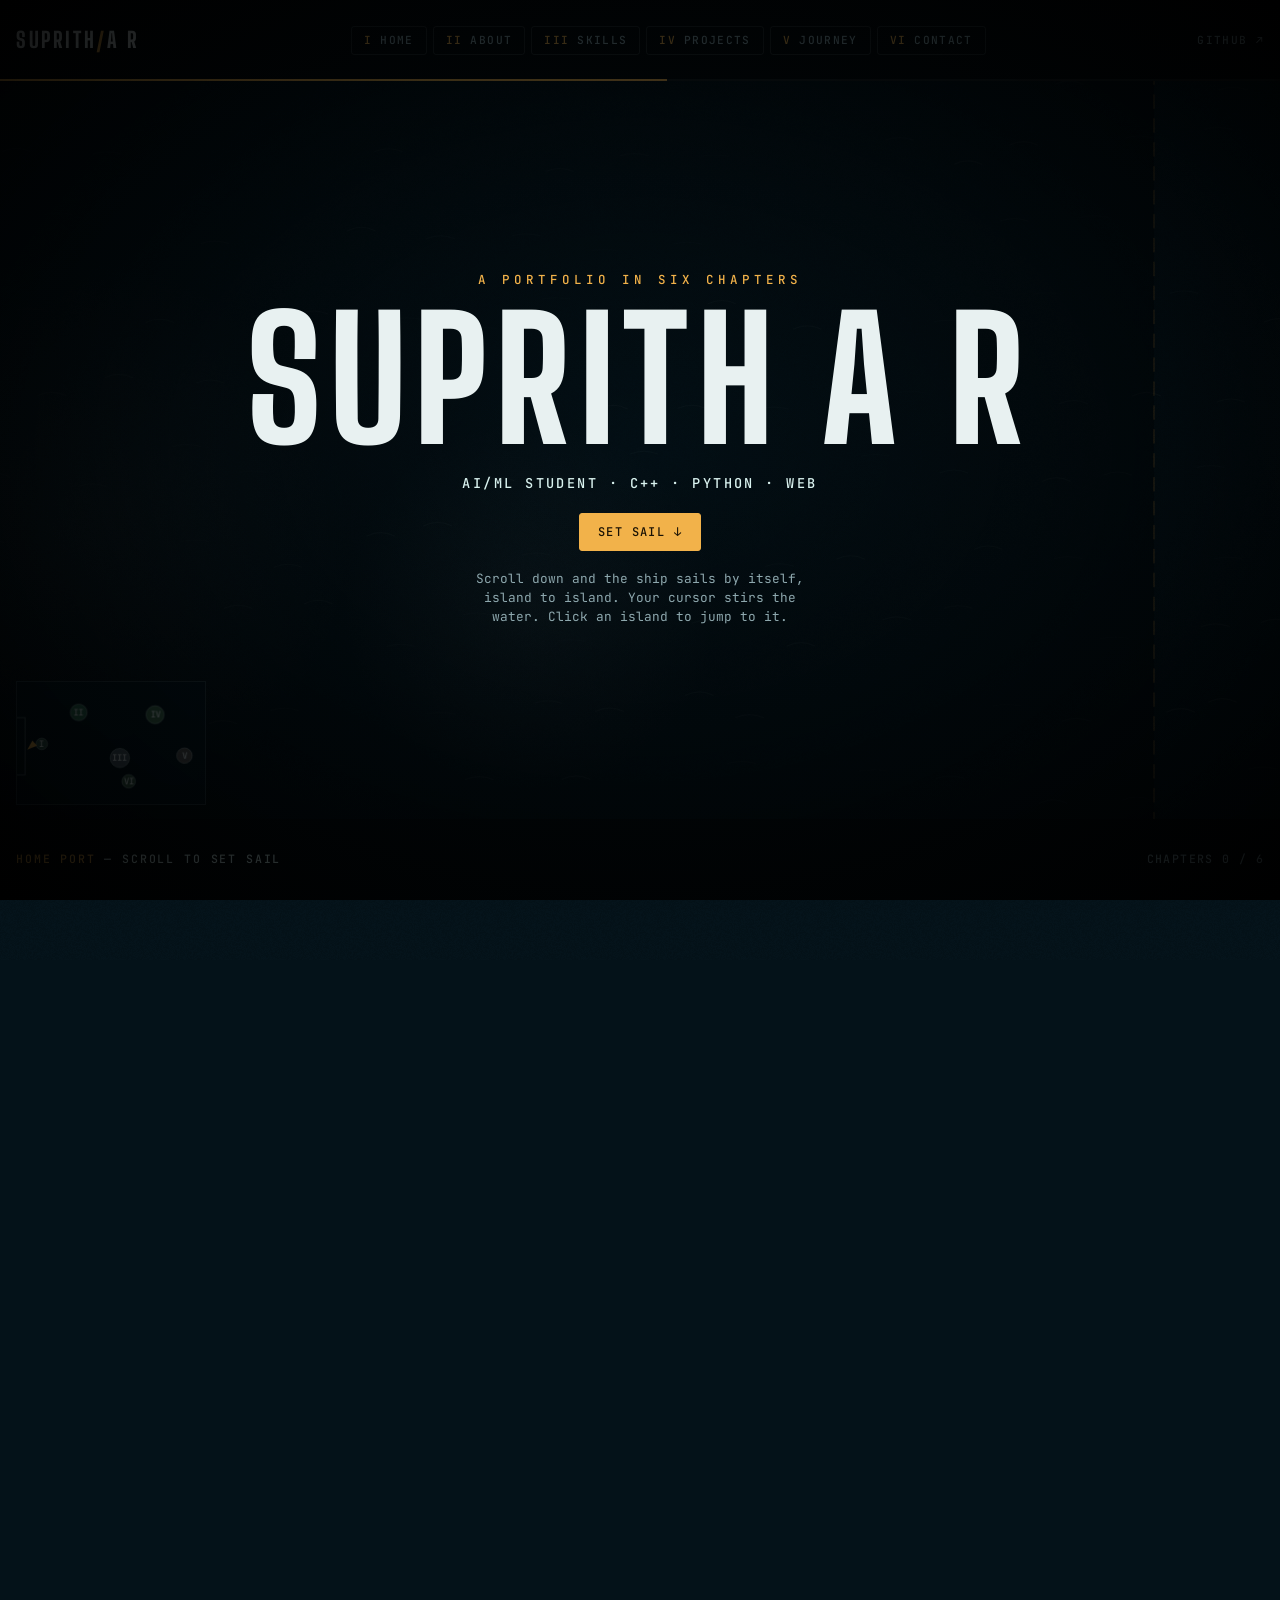
<file: files/index.html>
<!doctype html><html><head><meta charset=utf8><meta name=viewport content="width=device-width,initial-scale=1,viewport-fit=cover"><style>:root{color-scheme:light;box-sizing:border-box;padding-top:env(safe-area-inset-top,0px);padding-bottom:env(safe-area-inset-bottom,0px)}html{scroll-padding-top:env(safe-area-inset-top,0px)}body{margin:0;padding:0;font:14px -apple-system,BlinkMacSystemFont,sans-serif;background:#fff;color:#000}img{max-width:100%}[hidden]:not([hidden=until-found i]){display:none!important}</style></head><body>
<title>Suprith A R</title>
<meta name="claude:viewport-fit-sides" content="cover">
<link rel="preconnect" href="https://fonts.googleapis.com">
<link rel="preconnect" href="https://fonts.gstatic.com" crossorigin>
<link rel="stylesheet" href="https://fonts.googleapis.com/css2?family=Big+Shoulders+Display:wght@500;700;800&family=Instrument+Sans:wght@400;500;600&family=JetBrains+Mono:wght@400;500&display=swap">
<style>
/* Layout: full-screen night-sea canvas between two letterbox bars; a docked detail panel slides in beside the ship at each island. Single look by design (cinematic teal and lantern gold). */
:root {
  --sea: #041219;
  --sea2: #0a2b3a;
  --foam: #d9f2ef;
  --fg: #e8f1f1;
  --muted: #8ea8ae;
  --gold: #f2b24a;
  --coral: #ff6b5e;
  --line: rgba(217, 242, 239, 0.16);
  --bar: clamp(54px, 9vh, 88px);
  --display: "Big Shoulders Display", "Arial Narrow", Impact, sans-serif;
  --body: "Instrument Sans", system-ui, -apple-system, "Segoe UI", sans-serif;
  --mono: "JetBrains Mono", ui-monospace, "SFMono-Regular", Menlo, monospace;
  color-scheme: dark;
}
* { box-sizing: border-box; }
html { scrollbar-width: none; }
html::-webkit-scrollbar { display: none; }
html.locked, html.locked body { overflow: hidden; }
#track { width: 1px; }
body {
  margin: 0; background: var(--sea); color: var(--fg);
  font-family: var(--body); font-size: 16px; line-height: 1.6;
  padding-block: 0;
  padding-left: max(16px, env(safe-area-inset-left, 0px));
  padding-right: max(16px, env(safe-area-inset-right, 0px));
}
a { color: inherit; text-decoration: none; }
button { font-family: inherit; color: inherit; }
:focus-visible { outline: 2px solid var(--gold); outline-offset: 3px; }
html.has-cursor, html.has-cursor a, html.has-cursor button, html.has-cursor canvas { cursor: none; }

#sea { position: fixed; inset: 0; width: 100%; height: 100%; z-index: 0; display: block; }
.vignette { position: fixed; inset: 0; z-index: 5; pointer-events: none; background: radial-gradient(ellipse at center, transparent 52%, rgba(0, 0, 0, 0.6) 100%); }
.grain {
  position: fixed; inset: -60px; z-index: 6; pointer-events: none; opacity: 0.1; mix-blend-mode: overlay;
  background-size: 160px 160px; animation: grain .9s steps(6) infinite;
}
@keyframes grain { 0% { transform: translate(0, 0); } 20% { transform: translate(-30px, 18px); } 40% { transform: translate(22px, -26px); } 60% { transform: translate(-14px, -30px); } 80% { transform: translate(28px, 20px); } 100% { transform: translate(0, 0); } }

/* cursor */
.cur-dot, .cur-ring { position: fixed; left: 0; top: 0; pointer-events: none; z-index: 120; opacity: 0; transition: opacity .25s; }
html.has-cursor.moved .cur-dot, html.has-cursor.moved .cur-ring { opacity: 1; }
.cur-dot { width: 6px; height: 6px; margin: -3px 0 0 -3px; border-radius: 50%; background: var(--gold); }
.cur-ring {
  width: 36px; height: 36px; margin: -18px 0 0 -18px; border-radius: 50%; border: 1.5px solid var(--gold);
  display: grid; place-items: center;
  transition: opacity .25s, width .25s, height .25s, margin .25s, background .25s;
}
.cur-ring span { font: 500 10px/1 var(--mono); letter-spacing: .14em; text-transform: uppercase; color: #1a1204; opacity: 0; transition: opacity .2s; }
.cur-ring.hot { width: 56px; height: 56px; margin: -28px 0 0 -28px; background: rgba(242, 178, 74, 0.18); }
.cur-ring.label { width: 78px; height: 78px; margin: -39px 0 0 -39px; background: var(--gold); }
.cur-ring.label span { opacity: 1; }

/* letterbox bars */
.bar {
  position: fixed; left: 0; right: 0; z-index: 30; background: #000; display: flex; align-items: center; gap: 16px;
  padding-left: max(16px, env(safe-area-inset-left, 0px)); padding-right: max(16px, env(safe-area-inset-right, 0px));
}
.bar.top { top: 0; height: calc(var(--bar) + env(safe-area-inset-top, 0px)); padding-top: env(safe-area-inset-top, 0px); }
.bar.bottom { bottom: 0; height: calc(var(--bar) + env(safe-area-inset-bottom, 0px)); padding-bottom: env(safe-area-inset-bottom, 0px); justify-content: space-between; }
.logo { font: 800 1.35rem/1 var(--display); letter-spacing: .12em; white-space: nowrap; }
.logo i { font-style: normal; color: var(--gold); }
nav.chart { display: flex; gap: 6px; flex: 1; min-width: 0; overflow-x: auto; scrollbar-width: none; justify-content: safe center; }
nav.chart::-webkit-scrollbar { display: none; }
.chip {
  display: inline-flex; align-items: center; gap: 8px; padding: 8px 12px; border: 1px solid var(--line); border-radius: 3px;
  background: transparent; font: 500 .7rem/1 var(--mono); letter-spacing: .12em; text-transform: uppercase; color: var(--muted);
  cursor: pointer; white-space: nowrap; transition: color .2s, border-color .2s, background .2s;
}
.chip b { font-weight: 500; color: var(--gold); }
.chip:hover { color: var(--fg); border-color: var(--gold); }
.chip[aria-current="true"] { background: var(--gold); border-color: var(--gold); color: #1a1204; }
.chip[aria-current="true"] b { color: #1a1204; }
.chip.seen::after { content: ""; width: 5px; height: 5px; border-radius: 50%; background: var(--gold); }
.chip[aria-current="true"].seen::after { background: #1a1204; }
.gh { font: 500 .7rem/1 var(--mono); letter-spacing: .12em; text-transform: uppercase; color: var(--muted); white-space: nowrap; }
.gh:hover { color: var(--gold); }
.cap { font: 500 .72rem/1.4 var(--mono); letter-spacing: .16em; text-transform: uppercase; color: var(--foam); min-width: 0; overflow: hidden; text-overflow: ellipsis; white-space: nowrap; }
.cap em { font-style: normal; color: var(--gold); }
.meta { font: 500 .72rem/1.4 var(--mono); letter-spacing: .12em; text-transform: uppercase; color: var(--muted); white-space: nowrap; }

/* minimap */
.mini {
  position: fixed; z-index: 20; width: 190px; height: 124px; border: 1px solid var(--line); background: rgba(4, 18, 25, 0.72); backdrop-filter: blur(6px);
  left: max(16px, env(safe-area-inset-left, 0px)); bottom: calc(var(--bar) + env(safe-area-inset-bottom, 0px) + 14px);
}
.prog { position: absolute; left: 0; right: 0; bottom: 0; height: 2px; background: rgba(217, 242, 239, 0.1); }
.prog i { display: block; height: 100%; width: 0; background: var(--gold); }

/* toast */
.toast {
  position: fixed; z-index: 25; left: 50%; transform: translateX(-50%); width: max-content; max-width: calc(100vw - 32px);
  bottom: calc(var(--bar) + env(safe-area-inset-bottom, 0px) + 18px);
  padding: 10px 16px; background: rgba(0, 0, 0, 0.7); border: 1px solid var(--line); font: 500 .75rem/1.4 var(--mono); letter-spacing: .08em; text-align: center;
  transition: opacity .6s;
}
.toast.off { opacity: 0; pointer-events: none; }

/* detail panel */
.panel {
  position: fixed; z-index: 28; display: flex; flex-direction: column; min-width: 0;
  right: max(16px, env(safe-area-inset-right, 0px));
  top: calc(var(--bar) + env(safe-area-inset-top, 0px) + 14px);
  bottom: calc(var(--bar) + env(safe-area-inset-bottom, 0px) + 14px);
  width: min(470px, calc(100vw - 32px));
  background: rgba(4, 18, 25, 0.86); backdrop-filter: blur(14px); border: 1px solid var(--line); border-radius: 4px;
  opacity: 0; transform: translateX(28px); transition: opacity .45s ease, transform .45s ease;
}
.panel.open { opacity: 1; transform: none; }
.p-scroll { flex: 1; min-height: 0; overflow-y: auto; padding: 26px 26px 12px; scrollbar-width: thin; }
.p-foot { display: flex; gap: 10px; flex-wrap: wrap; padding: 14px 26px 22px; border-top: 1px solid var(--line); }
.kick { font: 500 .72rem/1 var(--mono); letter-spacing: .24em; color: var(--gold); margin: 0 0 12px; }
.panel h2 { margin: 0 0 22px; font: 800 clamp(2.2rem, 6vw, 3.2rem)/.95 var(--display); letter-spacing: .02em; text-transform: uppercase; text-wrap: balance; }
.panel p { margin: 0 0 16px; color: var(--muted); }
.panel p strong { color: var(--fg); font-weight: 600; }
.btn {
  display: inline-flex; align-items: center; gap: 8px; padding: 12px 18px; border: 1px solid var(--line); border-radius: 3px; background: transparent;
  font: 500 .75rem/1 var(--mono); letter-spacing: .12em; text-transform: uppercase; cursor: pointer; color: var(--fg);
}
.btn:hover { border-color: var(--gold); }
.btn.gold { background: var(--gold); border-color: var(--gold); color: #1a1204; font-weight: 500; }
.status { display: inline-flex; align-items: center; gap: 10px; margin-bottom: 18px; font: 500 .72rem/1 var(--mono); color: var(--muted); letter-spacing: .06em; }
.status b { width: 8px; height: 8px; border-radius: 50%; background: #3ddc97; animation: pulse 2s infinite; flex: none; }
@keyframes pulse { 70% { box-shadow: 0 0 0 9px rgba(61, 220, 151, 0); } 0% { box-shadow: 0 0 0 0 rgba(61, 220, 151, .6); } }
.role { font: 500 1rem/1.4 var(--mono); color: var(--fg) !important; }
.role em { font-style: normal; color: var(--gold); }
.caret { display: inline-block; width: 2px; height: 1.05em; background: var(--gold); margin-left: 3px; vertical-align: -.16em; animation: blink 1s steps(1) infinite; }
@keyframes blink { 50% { opacity: 0; } }
.stats { display: flex; gap: 12px 34px; flex-wrap: wrap; margin: 24px 0 8px; padding-top: 20px; border-top: 1px solid var(--line); }
.stats div { min-width: 0; }
.stats b { display: block; font: 800 2rem/1 var(--display); letter-spacing: .02em; }
.stats span { font-size: .82rem; color: var(--muted); }
.duo { display: grid; grid-template-columns: repeat(2, minmax(0, 1fr)); gap: 0; margin-top: 22px; border-top: 1px solid var(--line); border-left: 1px solid var(--line); }
.duo div { padding: 14px; border-right: 1px solid var(--line); border-bottom: 1px solid var(--line); min-width: 0; }
.duo i { display: block; font: 500 .72rem/1 var(--mono); font-style: normal; color: var(--gold); margin-bottom: 10px; }
.duo b { display: block; font: 700 1.3rem/1.1 var(--display); letter-spacing: .04em; text-transform: uppercase; }
.duo span { font-size: .8rem; color: var(--muted); }
.sk { padding: 14px 0; border-top: 1px solid var(--line); }
.sk:last-child { border-bottom: 1px solid var(--line); }
.sk .row { display: flex; justify-content: space-between; align-items: baseline; gap: 12px; }
.sk h3 { margin: 0; font: 700 1.35rem/1.1 var(--display); letter-spacing: .05em; text-transform: uppercase; }
.sk .pct { font: 500 .8rem/1 var(--mono); color: var(--gold); font-variant-numeric: tabular-nums; }
.sk p { margin: 4px 0 10px; font-size: .88rem; }
.meter { height: 3px; background: var(--line); }
.meter i { display: block; height: 100%; width: var(--p); background: linear-gradient(90deg, var(--gold), var(--coral)); animation: fill 1.2s cubic-bezier(.2, .7, .2, 1) both; }
@keyframes fill { from { width: 0; } }
.item { padding: 18px 0; border-top: 1px solid var(--line); }
.item:last-child { border-bottom: 1px solid var(--line); }
.item .tag { font: 500 .7rem/1 var(--mono); letter-spacing: .2em; color: var(--gold); }
.item h3 { margin: 8px 0 8px; font: 700 1.55rem/1.05 var(--display); letter-spacing: .03em; text-transform: uppercase; }
.item p { margin: 0 0 12px; font-size: .94rem; }
.tags { display: flex; flex-wrap: wrap; gap: 6px; margin-bottom: 12px; }
.tags span { font: 500 .7rem/1 var(--mono); padding: 6px 8px; border: 1px solid var(--line); color: var(--foam); }
.item a.go { font: 500 .75rem/1 var(--mono); letter-spacing: .1em; text-transform: uppercase; color: var(--gold); }

/* title card */
.title {
  position: fixed; inset: 0; z-index: 60; display: flex; flex-direction: column; align-items: center; justify-content: center; text-align: center; gap: 18px;
  padding: calc(var(--bar) + 24px) max(16px, env(safe-area-inset-right, 0px)) calc(var(--bar) + 24px) max(16px, env(safe-area-inset-left, 0px));
  background: radial-gradient(ellipse at center, rgba(4, 18, 25, 0.5), rgba(0, 0, 0, 0.92)); transition: opacity 1.1s ease;
}
.title.gone { opacity: 0; pointer-events: none; }
.title .pre { font: 500 .78rem/1 var(--mono); letter-spacing: .4em; color: var(--gold); }
.title h1 { margin: 0; font: 800 clamp(3.4rem, 15vw, 10.5rem)/.9 var(--display); letter-spacing: .05em; text-transform: uppercase; text-wrap: balance; }
.title .sub { font: 500 .85rem/1.6 var(--mono); letter-spacing: .18em; color: var(--foam); text-transform: uppercase; max-width: 46ch; }
.title .hint { font: 400 .8rem/1.5 var(--mono); color: var(--muted); max-width: 44ch; }


@media (max-width: 720px) {
  .panel {
    left: 12px;
    right: 12px;
    width: auto;
    max-width: none;
    top: auto;
    bottom: calc(var(--bar) + env(safe-area-inset-bottom, 0px) + 10px);
    height: min(60vh, 520px);
    max-height: calc(100dvh - var(--bar) - 24px);
    min-width: 0;
  }

  .p-scroll {
    width: 100%;
    min-width: 0;
    padding: 18px 16px 8px;
    overflow-x: hidden;
  }

  .p-foot {
    width: 100%;
    padding: 10px 16px 14px;
  }

  .sk,
  .sk .row {
    min-width: 0;
    max-width: 100%;
  }

  .sk .row {
    align-items: center;
    gap: 8px;
  }

  .cms-skill-heading {
    flex: 1;
    min-width: 0;
    gap: 8px;
  }

  .cms-skill-heading h3 {
    min-width: 0;
    overflow-wrap: anywhere;
  }

  .cms-skill-logo {
    width: 26px;
    height: 26px;
  }

  .sk .pct {
    flex: none;
    white-space: nowrap;
  }

  .panel h2 {
    font-size: clamp(1.9rem, 8vw, 2.4rem);
  }

  .gh,
  .meta.hide-sm,
  .logo {
    display: none;
  }

  .mini {
    width: 132px;
    height: 88px;
  }

  body.panel-open .mini {
    opacity: 0;
    pointer-events: none;
  }

  .title .sub {
    letter-spacing: .1em;
  }
}

@media (prefers-reduced-motion: reduce) {
  .grain, .meter i, .status b, .caret { animation: none; }
  .panel { transition: opacity .2s; transform: none; }
}
</style>

<div id="track" aria-hidden="true"></div>
<canvas id="sea" aria-label="Animated sea map. Use the chapter buttons above to sail between islands."></canvas>
<div class="vignette" aria-hidden="true"></div>
<div class="grain" id="grain" aria-hidden="true"></div>
<div class="cur-dot" aria-hidden="true"></div>
<div class="cur-ring" aria-hidden="true"><span></span></div>

<header class="bar top">
  <a class="logo" href="https://github.com/suprith8453350791-hue" target="_blank" rel="noopener">SUPRITH<i>/</i>A R</a>
  <nav class="chart" id="chart" aria-label="Chapters"></nav>
  <a class="gh" href="https://github.com/suprith8453350791-hue" target="_blank" rel="noopener">GitHub ↗</a>
  <div class="prog"><i id="prog"></i></div>
</header>

<footer class="bar bottom">
  <div class="cap" id="cap">At sea</div>
  <div class="meta" id="count">Chapters 0 / 6</div>
</footer>

<canvas id="mini" class="mini" aria-hidden="true"></canvas>
<div class="toast off" id="toast"></div>

<aside class="panel" id="panel" hidden role="dialog" aria-modal="false" aria-labelledby="ptitle">
  <div class="p-scroll" id="pscroll" tabindex="-1">
    <p class="kick" id="pkick"></p>
    <h2 id="ptitle"></h2>

    <div data-sec="home">
      <span class="status"><b></b>Available for learning &amp; opportunities</span>
      <p style="font:700 1.5rem/1.15 var(--display);letter-spacing:.03em;text-transform:uppercase;color:var(--fg)">Building digital ideas into reality.</p>
      <p>I'm an AI/ML student passionate about programming, problem solving and building practical projects with modern technology.</p>
      <p class="role">I am a <em id="role"></em><span class="caret"></span></p>
      <div class="stats">
        <div><b>01+</b><span>Years Learning</span></div>
        <div><b>06+</b><span>Technologies</span></div>
        <div><b>∞</b><span>Ideas to Build</span></div>
      </div>
    </div>

    <div data-sec="about">
      <p>I'm <strong>Suprith A R</strong>, a Student at GTTC College currently pursuing a Diploma in Artificial Intelligence and Machine Learning.</p>
      <p>I enjoy learning programming, building practical projects, solving problems and exploring how technology can be used to create useful solutions.</p>
      <p>My current focus is strengthening my programming fundamentals while learning C++, Python, JavaScript and AI/ML concepts.</p>
      <p>My approach is simple: <strong>learn → practice → build → improve.</strong></p>
      <div class="duo">
        <div><i>C++</i><b>C++</b><span>Programming &amp; Problem Solving</span></div>
        <div><i>Py</i><b>Python</b><span>Programming &amp; AI/ML Learning</span></div>
        <div><i>JS</i><b>JavaScript</b><span>Interactive Web Development</span></div>
        <div><i>AI</i><b>AI / ML</b><span>Currently Learning</span></div>
      </div>
    </div>

    <div data-sec="skills">
      <p>Each pillar on the island stands as tall as the skill. These are the tools I'm learning and using.</p>
      <div class="sk"><div class="row"><h3>C++</h3><span class="pct">80%</span></div><p>Programming, OOP and problem solving.</p><div class="meter"><i style="--p:80%"></i></div></div>
      <div class="sk"><div class="row"><h3>Python</h3><span class="pct">75%</span></div><p>Programming fundamentals and automation.</p><div class="meter"><i style="--p:75%"></i></div></div>
      <div class="sk"><div class="row"><h3>JavaScript</h3><span class="pct">65%</span></div><p>Interactive web development.</p><div class="meter"><i style="--p:65%"></i></div></div>
      <div class="sk"><div class="row"><h3>HTML</h3><span class="pct">85%</span></div><p>Semantic and structured web pages.</p><div class="meter"><i style="--p:85%"></i></div></div>
      <div class="sk"><div class="row"><h3>CSS</h3><span class="pct">80%</span></div><p>Responsive layouts and modern UI design.</p><div class="meter"><i style="--p:80%"></i></div></div>
      <div class="sk"><div class="row"><h3>Git &amp; GitHub</h3><span class="pct">65%</span></div><p>Version control and project sharing.</p><div class="meter"><i style="--p:65%"></i></div></div>
    </div>

    <div data-sec="projects">
      <div class="item"><div class="tag">01 · WEB</div><h3>Personal Portfolio</h3><p>A responsive personal portfolio website designed to showcase my skills, learning journey and future projects.</p><div class="tags"><span>HTML</span><span>CSS</span><span>JavaScript</span></div><a class="go" href="https://github.com/suprith8453350791-hue" target="_blank" rel="noopener">GitHub ↗</a></div>
      <div class="item"><div class="tag">02 · PYTHON</div><h3>Python Project</h3><p>A practical Python project will be added here as I continue building and improving my programming skills.</p><div class="tags"><span>Python</span><span>Logic</span><span>Problem Solving</span></div><a class="go" href="https://github.com/suprith8453350791-hue" target="_blank" rel="noopener">GitHub ↗</a></div>
      <div class="item"><div class="tag">03 · C++</div><h3>C++ Project</h3><p>A C++ project focused on programming, object-oriented concepts and practical problem solving.</p><div class="tags"><span>C++</span><span>OOP</span><span>Logic</span></div><a class="go" href="https://github.com/suprith8453350791-hue" target="_blank" rel="noopener">GitHub ↗</a></div>
    </div>

    <div data-sec="journey">
      <div class="item"><div class="tag">CURRENT</div><h3>Diploma in AI &amp; Machine Learning</h3><p>Currently pursuing my Diploma at GTTC College and strengthening my programming fundamentals.</p></div>
      <div class="item"><div class="tag">LEARNING</div><h3>C++ &amp; Python</h3><p>Practicing programming, OOP, problem solving and building small practical programs.</p></div>
      <div class="item"><div class="tag">NEXT</div><h3>Projects &amp; Internship</h3><p>Build real-world projects, improve my GitHub portfolio and prepare for internship opportunities.</p></div>
    </div>

    <div data-sec="contact">
      <p style="font:700 1.5rem/1.15 var(--display);letter-spacing:.03em;text-transform:uppercase;color:var(--fg)">Let's build something useful.</p>
      <p>I'm always interested in learning, building projects and connecting with people interested in technology.</p>
      <p><strong>Suprith A R</strong><br>AI/ML Student • Developer • Learner</p>
      <a class="btn gold" href="https://github.com/suprith8453350791-hue" target="_blank" rel="noopener">GitHub ↗</a>
    </div>
  </div>
  <div class="p-foot">
    <button class="btn gold" id="pnext" type="button"></button>
  </div>
</aside>

<div class="title" id="title">
  <div class="pre">A PORTFOLIO IN SIX CHAPTERS</div>
  <h1>Suprith A R</h1>
  <div class="sub">AI/ML student · C++ · Python · Web</div>
  <button class="btn gold" id="sail" type="button">Set sail ↓</button>
  <div class="hint" id="hint0">Scroll down and the ship sails by itself, island to island. Your cursor stirs the water. Click an island to jump to it.</div>
</div>

<script>
(() => {
  const $ = s => document.querySelector(s);
  const TAU = Math.PI * 2;
  const clamp = (v, a, b) => Math.min(b, Math.max(a, v));
  const reduce = matchMedia('(prefers-reduced-motion: reduce)').matches;
  const fine = matchMedia('(pointer: fine)').matches;
  const root = document.documentElement;
  const WORLD = { w: 3200, h: 2000 };

  const ISL = [
    { id: 'home',     roman: 'I',   name: 'Home Port',          short: 'Home',     x: 420,  y: 1060, r: 90,  seed: 1.3, land: '#35594a', hill: '#3f6a58' },
    { id: 'about',    roman: 'II',  name: 'Harbor of Learning', short: 'About',    x: 1050, y: 520,  r: 130, seed: 2.7, land: '#2f6b4f', hill: '#3d7c5e' },
    { id: 'skills',   roman: 'III', name: 'The Skill Pillars',  short: 'Skills',   x: 1750, y: 1300, r: 150, seed: 4.1, land: '#4a5660', hill: '#5b6873' },
    { id: 'projects', roman: 'IV',  name: 'Project Bay',        short: 'Projects', x: 2350, y: 560,  r: 140, seed: 5.9, land: '#3d6a4a', hill: '#4c7b59' },
    { id: 'journey',  roman: 'V',   name: 'Journey Lighthouse', short: 'Journey',  x: 2850, y: 1260, r: 120, seed: 7.3, land: '#56524f', hill: '#69645f' },
    { id: 'contact',  roman: 'VI',  name: 'Signal Fire',        short: 'Contact',  x: 1900, y: 1700, r: 105, seed: 8.8, land: '#3a5d46', hill: '#476f54' }
  ];
  const byId = {};
  ISL.forEach((I, i) => {
    byId[I.id] = I; I.i = i;
    I.k = Array.from({ length: 40 }, (_, j) => { const a = j / 40 * TAU; return 1 + .12 * Math.sin(a * 3 + I.seed) + .08 * Math.sin(a * 5 + I.seed * 2.1) + .04 * Math.sin(a * 9 + I.seed * .7); });
  });
  const cr = I => I.r * 1.2 + 18;           /* hull collision radius */
  const harbor = I => cr(I) + 90;           /* manual harbor-assist radius */

  /* ---------- canvas ---------- */
  const cv = $('#sea'), ctx = cv.getContext('2d');
  const mini = $('#mini'), mctx = mini.getContext('2d');
  let W = 0, H = 0, dpr = 1, mW = 0, mH = 0;
  function resize() {
    dpr = Math.min(2, devicePixelRatio || 1);
    W = innerWidth; H = innerHeight;
    cv.width = W * dpr; cv.height = H * dpr;
    const r = mini.getBoundingClientRect(); mW = r.width; mH = r.height;
    mini.width = mW * dpr; mini.height = mH * dpr;
    document.getElementById('track').style.height = ((TOT + 1) * H) + 'px';
  }

  /* ---------- state ---------- */
  const ship = { x: 0, y: 0, a: 0, v: 0 };
  const cam = { x: 0, y: 0 };
  let zoom = .92, t = 0, panelId = null, focusIsland = ISL[0], focus = 0, started = false, startT = 0, hoverId = null, sT = 0, jump = null, curDist = 0, curIdx = 0;
  const visited = new Set();
  const mouse = { x: innerWidth * .6, y: innerHeight * .4, wx: 0, wy: 0, active: false, over: true, lx: 0, ly: 0 };
  let wake = [], ripples = [];
  root.classList.add('locked');

  /* ---------- route planning ---------- */
  function segHit(a, b, cx, cy, rad) {
    const dx = b.x - a.x, dy = b.y - a.y, L2 = dx * dx + dy * dy || 1;
    const dStart = Math.hypot(a.x - cx, a.y - cy);
    if (dStart < rad) {
      const L = Math.sqrt(L2), dc = dStart || 1;
      const dot = (dx * (cx - a.x) + dy * (cy - a.y)) / (L * dc);
      return dot > .25 ? 0 : null;
    }
    const tt = clamp(((cx - a.x) * dx + (cy - a.y) * dy) / L2, 0, 1);
    return Math.hypot(a.x + dx * tt - cx, a.y + dy * tt - cy) < rad ? tt : null;
  }
  function plan(from, to, skip) {
    const path = [from, to];
    for (let iter = 0; iter < 6; iter++) {
      let changed = false;
      for (let i = 0; i < path.length - 1; i++) {
        const a = path[i], b = path[i + 1];
        let bl = null, bt = 2;
        for (const I of ISL) {
          if (I.id === skip) continue;
          const th = segHit(a, b, I.x, I.y, cr(I) + 30);
          if (th !== null && th < bt) { bt = th; bl = I; }
        }
        if (bl) {
          const L = Math.hypot(b.x - a.x, b.y - a.y) || 1, nx = -(b.y - a.y) / L, ny = (b.x - a.x) / L, R = cr(bl) + 90;
          const c1 = { x: bl.x + nx * R, y: bl.y + ny * R }, c2 = { x: bl.x - nx * R, y: bl.y - ny * R };
          const cost = c => Math.hypot(c.x - a.x, c.y - a.y) + Math.hypot(b.x - c.x, b.y - c.y);
          const c = cost(c1) < cost(c2) ? c1 : c2;
          c.x = clamp(c.x, 70, WORLD.w - 70); c.y = clamp(c.y, 70, WORLD.h - 70);
          path.splice(i + 1, 0, c); changed = true; break;
        }
      }
      if (!changed) break;
    }
    return path.slice(1);
  }
  function chaikin(pts, n) {
    for (let it = 0; it < n; it++) {
      const out = [pts[0]];
      for (let i = 0; i < pts.length - 1; i++) {
        const p = pts[i], q = pts[i + 1];
        out.push({ x: .75 * p.x + .25 * q.x, y: .75 * p.y + .25 * q.y }, { x: .25 * p.x + .75 * q.x, y: .25 * p.y + .75 * q.y });
      }
      out.push(pts[pts.length - 1]); pts = out;
    }
    return pts;
  }

  /* docks: each island is approached from the side facing the previous stop */
  const docks = [];
  {
    const h = ISL[0]; docks.push({ x: h.x - cr(h) - 44, y: h.y + 30 });
    for (let k = 1; k < ISL.length; k++) {
      const I = ISL[k], p = docks[k - 1], ang = Math.atan2(p.y - I.y, p.x - I.x), d = cr(I) + 44;
      docks.push({ x: clamp(I.x + Math.cos(ang) * d, 70, WORLD.w - 70), y: clamp(I.y + Math.sin(ang) * d, 70, WORLD.h - 70) });
    }
  }
  const P = [docks[0]], endIdx = [0];
  for (let k = 0; k < ISL.length - 1; k++) {
    const leg = chaikin([docks[k], ...plan(docks[k], docks[k + 1], ISL[k + 1].id)], 3);
    for (let i = 1; i < leg.length; i++) P.push(leg[i]);
    endIdx.push(P.length - 1);
  }
  for (const p of P) for (const I of ISL) {   /* keep the hull off the sand */
    const dx = p.x - I.x, dy = p.y - I.y, d = Math.hypot(dx, dy) || 1, lim = cr(I) + 6;
    if (d < lim) { p.x = I.x + dx / d * lim; p.y = I.y + dy / d * lim; }
  }
  const cum = [0];
  for (let i = 1; i < P.length; i++) cum.push(cum[i - 1] + Math.hypot(P[i].x - P[i - 1].x, P[i].y - P[i - 1].y));
  const stopDist = endIdx.map(i => cum[i]);
  const pa = { x: 0, y: 0, a: 0, idx: 0 };
  function posAt(d) {
    d = clamp(d, 0, cum[cum.length - 1]);
    let lo = 0, hi = cum.length - 2;
    while (lo < hi) { const mid = (lo + hi + 1) >> 1; if (cum[mid] <= d) lo = mid; else hi = mid - 1; }
    const a = P[lo], b = P[lo + 1], seg = cum[lo + 1] - cum[lo] || 1, f = (d - cum[lo]) / seg;
    pa.x = a.x + (b.x - a.x) * f; pa.y = a.y + (b.y - a.y) * f; pa.a = Math.atan2(b.y - a.y, b.x - a.x); pa.idx = lo;
    return pa;
  }

  /* timeline, measured in screen heights of scrolling */
  const DW = 1.3, LG = 1.15, segs = [];
  let TOT = 0;
  for (let k = 0; k < ISL.length; k++) {
    segs.push({ k, dwell: true, t0: TOT, t1: TOT + DW }); TOT += DW;
    if (k < ISL.length - 1) { segs.push({ k, dwell: false, t0: TOT, t1: TOT + LG }); TOT += LG; }
  }
  function distAt(T) {
    T = clamp(T, 0, TOT);
    for (const s of segs) {
      if (T <= s.t1) {
        if (s.dwell) return stopDist[s.k];
        const u = (T - s.t0) / (s.t1 - s.t0), e = u * u * (3 - 2 * u);
        return stopDist[s.k] + (stopDist[s.k + 1] - stopDist[s.k]) * e;
      }
    }
    return stopDist[stopDist.length - 1];
  }
  function dwellAt(T) {
    for (const s of segs) if (s.dwell) {
      const a = s.t0 + (s.k === 0 ? 0 : .12), b = s.t1 - (s.k === ISL.length - 1 ? 0 : .12);
      if (T >= a && T <= b) return s.k;
    }
    return -1;
  }
  const centerOf = k => { const s = segs.find(q => q.dwell && q.k === k); return (s.t0 + s.t1) / 2; };
  function jumpTo(k) {
    if (!started) return;
    const to = centerOf(k) * H, from = window.scrollY, dist = Math.abs(to - from) / H;
    if (dist < .02) return;
    jump = { from, to, t0: performance.now(), dur: reduce ? 1 : clamp(900 + dist * 380, 900, 4200) };
  }
  {
    const p = posAt(0); ship.x = p.x; ship.y = p.y; ship.a = 0; cam.x = ship.x + 120; cam.y = ship.y;
  }

  /* ---------- panel ---------- */
  const panel = $('#panel'), pscroll = $('#pscroll');
  const secs = [...panel.querySelectorAll('[data-sec]')];
  let hideTimer = 0;
  function openPanel(id) {
    const I = byId[id]; panelId = id; focusIsland = I;
    $('#pkick').textContent = `CHAPTER ${I.roman} / VI`;
    $('#ptitle').textContent = I.name;
    secs.forEach(s => { s.hidden = s.dataset.sec !== id; });
    const nextI = ISL[(I.i + 1) % ISL.length];
    $('#pnext').textContent = id === 'contact' ? 'Back to Home Port ↑' : `Next: ${nextI.name} ↓`;
    $('#pnext').dataset.go = nextI.i;
    clearTimeout(hideTimer);
    panel.hidden = false; pscroll.scrollTop = 0;
    document.body.classList.add('panel-open');
    requestAnimationFrame(() => requestAnimationFrame(() => panel.classList.add('open')));
    if (id === 'skills') panel.querySelectorAll('.meter i').forEach(el => { el.style.animation = 'none'; void el.offsetWidth; el.style.animation = ''; });
    visited.add(id); syncNav();
  }
  function hidePanel() {
    if (!panelId) return;
    panelId = null; panel.classList.remove('open'); document.body.classList.remove('panel-open');
    clearTimeout(hideTimer); hideTimer = setTimeout(() => { if (!panelId) panel.hidden = true; }, 480);
    syncNav();
  }
  $('#pnext').addEventListener('click', e => jumpTo(+e.currentTarget.dataset.go));

  /* ---------- nav ---------- */
  const chart = $('#chart');
  ISL.forEach(I => {
    const b = document.createElement('button');
    b.className = 'chip'; b.type = 'button'; b.dataset.go = I.id;
    b.innerHTML = `<b>${I.roman}</b>${I.short}`;
    b.addEventListener('click', () => jumpTo(I.i));
    chart.appendChild(b);
  });
  function syncNav() {
    chart.querySelectorAll('.chip').forEach(b => {
      b.classList.toggle('seen', visited.has(b.dataset.go));
      b.setAttribute('aria-current', panelId === b.dataset.go ? 'true' : 'false');
    });
    $('#count').textContent = `Chapters ${visited.size} / 6`;
  }
  syncNav();

  /* ---------- toast + title ---------- */
  const toast = $('#toast');
  function say(msg, ms) { toast.textContent = msg; toast.classList.remove('off'); clearTimeout(say.t); say.t = setTimeout(() => toast.classList.add('off'), ms || 6500); }
  if (!fine) $('#hint0').textContent = 'Swipe up and the ship sails by itself. Tap an island to jump to it.';
  function begin() {
    if (started) return;
    started = true; startT = performance.now(); root.classList.remove('locked');
    $('#title').classList.add('gone');
    setTimeout(() => { const el = $('#title'); if (el) el.remove(); }, 1300);
    say(fine ? 'Keep scrolling and the ship sails on. Click an island to jump to it.' : 'Keep swiping and the ship sails on. Tap an island to jump to it.', 8000);
  }
  $('#sail').addEventListener('click', begin);
  addEventListener('wheel', e => { if (!started && e.deltaY > 0) begin(); if (jump && Math.abs(e.deltaY) > 0) jump = null; }, { passive: true });
  addEventListener('touchstart', () => { jump = null; }, { passive: true });
  addEventListener('touchmove', () => { if (!started) begin(); }, { passive: true });
  addEventListener('keydown', e => {
    if (['ArrowDown', 'PageDown', ' '].includes(e.key) && !started) begin();
    if (['ArrowDown', 'ArrowUp', 'PageDown', 'PageUp', ' ', 'Home', 'End'].includes(e.key)) jump = null;
  });

  /* ---------- input ---------- */
  const ring = $('.cur-ring'), dotEl = $('.cur-dot'), ringLabel = ring.querySelector('span');
  let rx = mouse.x, ry = mouse.y;
  if (fine) root.classList.add('has-cursor');
  const isUI = el => el && el.closest && el.closest('.bar, .panel, .mini, .title, .toast');
  function toWorld(sx, sy) { return { x: cam.x + (sx - W / 2) / zoom, y: cam.y + (sy - H / 2) / zoom }; }
  function islandAt(wx, wy) {
    let best = null, bd = 1e9;
    for (const I of ISL) { const d = Math.hypot(wx - I.x, wy - I.y); if (d < I.r * 1.25 + 30 && d < bd) { bd = d; best = I; } }
    return best;
  }
  addEventListener('pointermove', e => {
    mouse.x = e.clientX; mouse.y = e.clientY; mouse.active = true; mouse.over = !isUI(e.target);
    root.classList.add('moved');
    if (started && mouse.over && fine && Math.hypot(mouse.x - mouse.lx, mouse.y - mouse.ly) > 90) {
      const w = toWorld(mouse.x, mouse.y); ripples.push({ x: w.x, y: w.y, r: 4, life: .55, k: 'f' });
      mouse.lx = mouse.x; mouse.ly = mouse.y;
    }
  }, { passive: true });
  document.addEventListener('pointerleave', () => { mouse.active = false; });
  addEventListener('pointerdown', e => {
    if (!started || isUI(e.target)) return;
    const w = toWorld(e.clientX, e.clientY), I = islandAt(w.x, w.y);
    ripples.push({ x: w.x, y: w.y, r: 6, life: 1, k: 'g' });
    if (I) jumpTo(I.i);
  });
  document.addEventListener('pointerover', e => {
    const hot = e.target.closest && e.target.closest('a, button');
    ring.classList.toggle('hot', !!hot);
  });
  mini.addEventListener('pointerdown', e => {
    if (!started) return;
    const r = mini.getBoundingClientRect(), s = mW / WORLD.w;
    const wx = (e.clientX - r.left) / s, wy = (e.clientY - r.top) / s;
    let best = null, bd = 1e9;
    for (const I of ISL) { const d = Math.hypot(wx - I.x, wy - I.y); if (d < bd) { bd = d; best = I; } }
    if (best && bd < 380) jumpTo(best.i);
    e.stopPropagation();
  });

  /* ---------- simulation ---------- */
  const wrapA = a => { while (a > Math.PI) a -= TAU; while (a < -Math.PI) a += TAU; return a; };
  const track = $('#track');
  function update(dt) {
    t += dt / 60;
    if (jump) {
      const u = clamp((performance.now() - jump.t0) / jump.dur, 0, 1), e = u < .5 ? 2 * u * u : 1 - Math.pow(-2 * u + 2, 2) / 2;
      window.scrollTo(0, jump.from + (jump.to - jump.from) * e);
      if (u >= 1) jump = null;
    }
    const target = (window.scrollY || 0) / H;
    sT = reduce ? target : sT + (target - sT) * Math.min(1, .1 * dt);
    const d = distAt(sT); curDist = d;
    const p = posAt(d); curIdx = p.idx;
    const dx = p.x - ship.x, dy = p.y - ship.y, moved = Math.hypot(dx, dy);
    ship.x = p.x; ship.y = p.y; ship.v = moved / dt;
    if (moved > .35) ship.a += wrapA(Math.atan2(dy, dx) - ship.a) * Math.min(1, .14 * dt);

    const w = toWorld(mouse.x, mouse.y); mouse.wx = w.x; mouse.wy = w.y;
    hoverId = null;
    if (fine && started && mouse.over && mouse.active) { const I = islandAt(w.x, w.y); if (I) hoverId = I.id; }

    const dk = (started && !jump && performance.now() - startT > 700) ? dwellAt(sT) : -1;
    const wantId = dk >= 0 ? ISL[dk].id : null;
    if (wantId !== panelId) { if (wantId) openPanel(wantId); else hidePanel(); }

    if (ship.v > .5 && !reduce) {
      wake.push({ x: ship.x - Math.cos(ship.a) * 26 + (Math.random() - .5) * 8, y: ship.y - Math.sin(ship.a) * 26 + (Math.random() - .5) * 8, r: 3, life: 1 });
      if (wake.length > 140) wake.shift();
    }
    for (const q of wake) { q.r += .09 * dt; q.life -= .014 * dt; }
    wake = wake.filter(q => q.life > 0);
    for (const r of ripples) { r.r += 2.6 * dt; r.life -= .022 * dt; }
    ripples = ripples.filter(r => r.life > 0);

    /* camera: follows the ship, then frames the island while a chapter is open */
    focus += ((panelId ? 1 : 0) - focus) * Math.min(1, .05 * dt);
    const offx = W >= 720 ? 250 / zoom * focus : 0, offy = W < 720 ? H * .2 / zoom * focus : 0, f = .85 * focus;
    let gx = ship.x * (1 - f) + focusIsland.x * f + offx + Math.cos(ship.a) * ship.v * 18 * (1 - focus);
    let gy = ship.y * (1 - f) + focusIsland.y * f + offy + Math.sin(ship.a) * ship.v * 18 * (1 - focus);
    if (fine && mouse.active) { gx += (mouse.x - W / 2) * .05 / zoom; gy += (mouse.y - H / 2) * .05 / zoom; }
    const zt = panelId ? 1.18 : (started ? 1 : .92);
    if (!started) { gx += Math.sin(t * .22) * 170 + 80; gy += Math.cos(t * .17) * 80; }
    const k = Math.min(1, .07 * dt);
    cam.x += (gx - cam.x) * k; cam.y += (gy - cam.y) * k; zoom += (zt - zoom) * Math.min(1, .04 * dt);

    /* caption + progress */
    if (((t * 60) | 0) % 8 === 0) {
      const cap = $('#cap'), s = segs.find(q => sT <= q.t1) || segs[segs.length - 1];
      if (panelId) cap.innerHTML = `<em>Chapter ${byId[panelId].roman}</em> — ${byId[panelId].name}`;
      else if (!started) cap.innerHTML = `<em>Home Port</em> — scroll to set sail`;
      else if (s.dwell) cap.innerHTML = `<em>Docked</em> — ${ISL[s.k].name}`;
      else cap.innerHTML = `<em>Sailing</em> — to ${ISL[s.k + 1].name}`;
      $('#prog').style.width = (clamp(sT / TOT, 0, 1) * 100).toFixed(1) + '%';
    }
  }

  /* ---------- drawing ---------- */
  function blob(I, s) {
    const n = I.k.length, p = [];
    for (let i = 0; i < n; i++) { const a = i / n * TAU, rr = I.r * I.k[i] * s; p.push([Math.cos(a) * rr, Math.sin(a) * rr]); }
    const m = (a, b) => [(a[0] + b[0]) / 2, (a[1] + b[1]) / 2];
    ctx.beginPath();
    const s0 = m(p[n - 1], p[0]); ctx.moveTo(s0[0], s0[1]);
    for (let i = 0; i < n; i++) { const e = m(p[i], p[(i + 1) % n]); ctx.quadraticCurveTo(p[i][0], p[i][1], e[0], e[1]); }
    ctx.closePath();
  }
  const hash = (x, y) => { const s = Math.sin(x * 12.9898 + y * 78.233) * 43758.5453; return s - Math.floor(s); };
  const A = reduce ? 0 : 1;

  function drawWaves(x0, y0, x1, y1) {
    const step = 86;
    ctx.lineWidth = 1.2; ctx.lineCap = 'round';
    for (let gy = Math.floor(y0 / step) * step; gy < y1; gy += step) {
      for (let gx = Math.floor(x0 / step) * step; gx < x1; gx += step) {
        const h = hash(gx, gy); if (h < .3) continue;
        const px = gx + (h - .5) * 60 + (((gy / step) | 0) % 2) * 40, py = gy + (hash(gy, gx) - .5) * 50;
        const ph = Math.sin(t * .9 * A + px * .011 + py * .017);
        let boost = 0;
        if (fine && mouse.active && mouse.over) { const dm = Math.hypot(px - mouse.wx, py - mouse.wy); if (dm < 180) boost = 1 - dm / 180; }
        ctx.strokeStyle = `rgba(217,242,239,${.04 + .07 * (ph * .5 + .5) + boost * .45})`;
        ctx.beginPath(); ctx.moveTo(px - 15, py); ctx.quadraticCurveTo(px, py - 5 - ph * 2.5 - boost * 7, px + 15, py); ctx.stroke();
      }
    }
  }

  function palm(x, y, s, ph) {
    ctx.save(); ctx.translate(x, y); ctx.scale(s, s);
    ctx.strokeStyle = '#1d4a35'; ctx.lineWidth = 3.2; ctx.lineCap = 'round';
    for (let i = 0; i < 7; i++) {
      const a = i / 7 * TAU + Math.sin(t * .8 * A + ph) * .06, ex = Math.cos(a) * 24, ey = Math.sin(a) * 24;
      ctx.beginPath(); ctx.moveTo(0, 0); ctx.quadraticCurveTo(Math.cos(a) * 12 - Math.sin(a) * 5, Math.sin(a) * 12 + Math.cos(a) * 5, ex, ey); ctx.stroke();
    }
    ctx.fillStyle = '#6b4a32'; ctx.beginPath(); ctx.arc(0, 0, 3.4, 0, TAU); ctx.fill();
    ctx.restore();
  }
  function glow(x, y, rad, rgb, a) {
    const g = ctx.createRadialGradient(x, y, 0, x, y, rad);
    g.addColorStop(0, `rgba(${rgb},${a})`); g.addColorStop(1, `rgba(${rgb},0)`);
    ctx.fillStyle = g; ctx.beginPath(); ctx.arc(x, y, rad, 0, TAU); ctx.fill();
  }

  function drawIsland(I) {
    const pulse = Math.sin(t * .8 * A + I.seed) * .5 + .5;
    ctx.save(); ctx.translate(I.x, I.y);
    blob(I, 1.6 + pulse * .04); ctx.fillStyle = 'rgba(60,170,175,0.13)'; ctx.fill();
    blob(I, 1.34 + pulse * .03); ctx.fillStyle = 'rgba(90,205,200,0.17)'; ctx.fill();
    blob(I, 1.12); ctx.strokeStyle = `rgba(217,242,239,${.28 + pulse * .22})`; ctx.lineWidth = 2; ctx.stroke();
    blob(I, 1.02); ctx.fillStyle = '#bfae82'; ctx.fill();
    blob(I, .84); ctx.fillStyle = I.land; ctx.fill();
    blob(I, .55); ctx.fillStyle = I.hill; ctx.fill();
    const s = I.r / 130;

    if (I.id === 'home') {
      const px0 = -I.r * 1.2 - 70, pw = I.r * .95 + 70;
      ctx.fillStyle = '#6b4a32'; ctx.fillRect(px0, -7, pw, 14);
      ctx.strokeStyle = 'rgba(0,0,0,.35)'; ctx.lineWidth = 1;
      for (let x = px0 + 8; x < px0 + pw; x += 10) { ctx.beginPath(); ctx.moveTo(x, -7); ctx.lineTo(x, 7); ctx.stroke(); }
      ctx.fillStyle = '#8a6040'; ctx.beginPath(); ctx.arc(px0 + 26, -2, 4, 0, TAU); ctx.fill();
      ctx.globalCompositeOperation = 'lighter'; glow(px0 + 4, 0, 52, '255,200,110', .5 + Math.sin(t * 3 * A) * .08); ctx.globalCompositeOperation = 'source-over';
      ctx.fillStyle = '#ffe3a8'; ctx.beginPath(); ctx.arc(px0 + 4, 0, 3, 0, TAU); ctx.fill();
      palm(-8 * s, -26, .8, 1); palm(24, 22, .7, 2);
    } else if (I.id === 'about') {
      ctx.fillStyle = 'rgba(0,0,0,.28)'; ctx.fillRect(-16, -8, 44, 34);
      ctx.fillStyle = '#8b5a3c'; ctx.fillRect(-22, -18, 44, 34);
      ctx.strokeStyle = '#5a3724'; ctx.lineWidth = 2; ctx.beginPath(); ctx.moveTo(-22, -1); ctx.lineTo(22, -1); ctx.stroke();
      ctx.fillStyle = '#6e4630'; ctx.fillRect(-22, -18, 44, 17);
      ctx.globalCompositeOperation = 'lighter'; glow(12, 8, 34, '255,200,110', .4); ctx.globalCompositeOperation = 'source-over';
      ctx.fillStyle = '#ffd88a'; ctx.fillRect(8, 5, 8, 6);
      palm(48, -34, 1, 3); palm(-52, 30, .9, 4); palm(36, 48, .8, 5); palm(-42, -40, .75, 6);
    } else if (I.id === 'skills') {
      const pct = [80, 75, 65, 85, 80, 65], nm = ['C++', 'PY', 'JS', 'HTML', 'CSS', 'GIT'];
      for (let i = 0; i < 6; i++) {
        const a = i / 6 * TAU - Math.PI / 2, bx = Math.cos(a) * I.r * .46, by = Math.sin(a) * I.r * .46, L = pct[i] * .42;
        ctx.strokeStyle = 'rgba(0,0,0,.34)'; ctx.lineWidth = 11; ctx.lineCap = 'round';
        ctx.beginPath(); ctx.moveTo(bx, by); ctx.lineTo(bx + L * .7, by + L * .7); ctx.stroke();
        ctx.globalCompositeOperation = 'lighter'; glow(bx, by, 16 + pct[i] * .26, '242,178,74', .18 + pct[i] / 360 + Math.sin(t * 2 * A + i) * .04); ctx.globalCompositeOperation = 'source-over';
        ctx.fillStyle = '#c9d6d8'; ctx.beginPath(); ctx.arc(bx, by, 9, 0, TAU); ctx.fill();
        ctx.fillStyle = '#f2b24a'; ctx.beginPath(); ctx.arc(bx, by, 4.2, 0, TAU); ctx.fill();
        ctx.fillStyle = 'rgba(232,241,241,.9)'; ctx.font = '500 10px "JetBrains Mono", monospace'; ctx.textAlign = 'center';
        ctx.fillText(nm[i], bx, by - 15);
      }
    } else if (I.id === 'projects') {
      const cols = ['#f2b24a', '#38d6ff', '#ff6b5e'];
      for (let i = 0; i < 3; i++) {
        const a = -Math.PI / 2 + i * TAU / 3, bx = Math.cos(a) * I.r * .4, by = Math.sin(a) * I.r * .4;
        ctx.fillStyle = 'rgba(0,0,0,.25)'; ctx.beginPath(); ctx.ellipse(bx + 4, by + 4, 6, 6, 0, 0, TAU); ctx.fill();
        ctx.fillStyle = cols[i]; ctx.beginPath(); ctx.moveTo(bx, by - 5);
        for (let j = 0; j <= 5; j++) ctx.lineTo(bx + 4 + j * 7, by - 5 + Math.sin(t * 3.2 * A + j * .8 + i) * 3);
        for (let j = 5; j >= 0; j--) ctx.lineTo(bx + 4 + j * 7, by + 7 + Math.sin(t * 3.2 * A + j * .8 + i) * 3);
        ctx.lineTo(bx, by + 7); ctx.closePath(); ctx.fill();
        ctx.fillStyle = '#e8f1f1'; ctx.beginPath(); ctx.arc(bx, by, 3.4, 0, TAU); ctx.fill();
      }
      palm(-I.r * .62, I.r * .1, .8, 7);
    } else if (I.id === 'journey') {
      ctx.save(); ctx.rotate(t * .9 * A + 1);
      ctx.globalCompositeOperation = 'lighter';
      const g = ctx.createLinearGradient(0, 0, 440, 0); g.addColorStop(0, 'rgba(255,214,140,.55)'); g.addColorStop(1, 'rgba(255,214,140,0)');
      ctx.fillStyle = g; ctx.beginPath(); ctx.moveTo(0, -6); ctx.lineTo(440, -70); ctx.lineTo(440, 70); ctx.lineTo(0, 6); ctx.closePath(); ctx.fill();
      ctx.restore();
      glow(0, 0, 70, '255,214,140', .35); ctx.globalCompositeOperation = 'source-over';
      ctx.fillStyle = 'rgba(0,0,0,.3)'; ctx.beginPath(); ctx.arc(5, 6, 17, 0, TAU); ctx.fill();
      ctx.fillStyle = '#e8e2d2'; ctx.beginPath(); ctx.arc(0, 0, 17, 0, TAU); ctx.fill();
      ctx.fillStyle = '#c0463c'; ctx.beginPath(); ctx.arc(0, 0, 11, 0, TAU); ctx.fill();
      ctx.fillStyle = '#f2b24a'; ctx.beginPath(); ctx.arc(0, 0, 4.5, 0, TAU); ctx.fill();
    } else if (I.id === 'contact') {
      ctx.globalCompositeOperation = 'lighter'; glow(0, 0, 120, '255,150,60', .34 + Math.sin(t * 5 * A) * .06); ctx.globalCompositeOperation = 'source-over';
      ctx.strokeStyle = '#4a2f1f'; ctx.lineWidth = 6; ctx.lineCap = 'round';
      ctx.beginPath(); ctx.moveTo(-14, 10); ctx.lineTo(14, -10); ctx.moveTo(-14, -10); ctx.lineTo(14, 10); ctx.stroke();
      const cols = ['#ff7a2f', '#f2b24a', '#fff1c8'];
      for (let i = 0; i < 3; i++) { ctx.fillStyle = cols[i]; ctx.beginPath(); ctx.arc(0, -i * 2, 11 - i * 3.2 + Math.sin(t * 13 * A + i * 2) * 2, 0, TAU); ctx.fill(); }
      for (let i = 0; i < 6; i++) {
        const ph = (t * .35 * A + i / 6) % 1;
        ctx.fillStyle = `rgba(200,210,215,${(1 - ph) * .14})`; ctx.beginPath(); ctx.arc(Math.sin(ph * 5 + i) * 10 + ph * 18, -ph * 80, 6 + ph * 15, 0, TAU); ctx.fill();
      }
      ctx.fillStyle = '#d9c9a0'; ctx.beginPath(); ctx.moveTo(-60, 36); ctx.lineTo(-38, 20); ctx.lineTo(-16, 36); ctx.closePath(); ctx.fill();
      ctx.fillStyle = '#9c8a60'; ctx.beginPath(); ctx.moveTo(-38, 20); ctx.lineTo(-38, 36); ctx.lineTo(-16, 36); ctx.closePath(); ctx.fill();
    }
    ctx.restore();

    /* label */
    const on = hoverId === I.id, dim = panelId && panelId !== I.id;
    ctx.save(); ctx.translate(I.x, I.y - I.r * 1.45 - 26); ctx.textAlign = 'center';
    ctx.globalAlpha = dim ? .35 : (on ? 1 : .88);
    try { ctx.letterSpacing = '3px'; } catch (e) {}
    ctx.fillStyle = '#f2b24a'; ctx.font = '500 11px "JetBrains Mono", monospace'; ctx.fillText(`CHAPTER ${I.roman}`, 0, 0);
    try { ctx.letterSpacing = '2px'; } catch (e) {}
    ctx.fillStyle = on ? '#f2b24a' : '#e8f1f1'; ctx.font = `700 ${on ? 28 : 25}px "Big Shoulders Display", Impact, sans-serif`; ctx.fillText(I.name.toUpperCase(), 0, 28);
    try { ctx.letterSpacing = '0px'; } catch (e) {}
    ctx.restore();
    if (on && !panelId) {
      ctx.save(); ctx.translate(I.x, I.y); ctx.strokeStyle = 'rgba(242,178,74,.8)'; ctx.lineWidth = 2; ctx.setLineDash([6, 10]); ctx.lineDashOffset = -t * 20;
      ctx.beginPath(); ctx.arc(0, 0, I.r * 1.55, 0, TAU); ctx.stroke(); ctx.restore();
    }
  }

  function drawShip() {
    ctx.save(); ctx.translate(ship.x, ship.y);
    const bob = 1 + Math.sin(t * 2.2 * A) * .015; ctx.scale(bob, bob); ctx.rotate(ship.a);
    ctx.fillStyle = 'rgba(0,0,0,.32)'; ctx.beginPath(); ctx.ellipse(4, 7, 36, 15, 0, 0, TAU); ctx.fill();
    const hull = () => { ctx.beginPath(); ctx.moveTo(36, 0); ctx.quadraticCurveTo(22, -14, -14, -13); ctx.lineTo(-27, -9); ctx.lineTo(-27, 9); ctx.lineTo(-14, 13); ctx.quadraticCurveTo(22, 14, 36, 0); ctx.closePath(); };
    hull(); ctx.fillStyle = '#6b4630'; ctx.fill(); ctx.strokeStyle = '#2f1d12'; ctx.lineWidth = 2; ctx.stroke();
    ctx.save(); ctx.scale(.82, .68); hull(); ctx.fillStyle = '#a47a52'; ctx.fill(); ctx.restore();
    ctx.strokeStyle = 'rgba(60,35,20,.4)'; ctx.lineWidth = 1;
    for (let x = -20; x < 28; x += 8) { ctx.beginPath(); ctx.moveTo(x, -8); ctx.lineTo(x, 8); ctx.stroke(); }
    const sail = (x, w, h) => {
      ctx.fillStyle = '#efe9d8'; ctx.strokeStyle = 'rgba(40,30,20,.5)'; ctx.lineWidth = 1;
      ctx.beginPath(); ctx.moveTo(x + 2, -h); ctx.quadraticCurveTo(x - w, 0, x + 2, h); ctx.quadraticCurveTo(x + 6, 0, x + 2, -h); ctx.fill(); ctx.stroke();
      ctx.fillStyle = '#3a2518'; ctx.beginPath(); ctx.arc(x, 0, 2.6, 0, TAU); ctx.fill();
    };
    sail(-10, 8, 17); sail(9, 10, 21);
    ctx.fillStyle = '#ff6b5e'; ctx.beginPath(); ctx.moveTo(-27, 0); ctx.lineTo(-36, -4 + Math.sin(t * 8 * A) * 2); ctx.lineTo(-36, 4 + Math.sin(t * 8 * A + 1) * 2); ctx.closePath(); ctx.fill();
    ctx.globalCompositeOperation = 'lighter'; glow(33, 0, 26, '255,200,110', .5); ctx.globalCompositeOperation = 'source-over';
    ctx.fillStyle = '#ffe3a8'; ctx.beginPath(); ctx.arc(32, 0, 2.2, 0, TAU); ctx.fill();
    ctx.restore();
  }

  const clouds = Array.from({ length: 9 }, (_, i) => ({ x: hash(i, 1) * 4200, y: hash(i, 2) * 2400, r: 140 + hash(i, 3) * 160 }));
  const wrapMod = (v, m) => ((v % m) + m) % m;

  function render() {
    ctx.setTransform(dpr, 0, 0, dpr, 0, 0);
    const bg = ctx.createLinearGradient(0, 0, 0, H); bg.addColorStop(0, '#08202c'); bg.addColorStop(1, '#041219');
    ctx.fillStyle = bg; ctx.fillRect(0, 0, W, H);
    ctx.save(); ctx.translate(W / 2, H / 2); ctx.scale(zoom, zoom); ctx.translate(-cam.x, -cam.y);
    const hw = W / 2 / zoom + 120, hh = H / 2 / zoom + 120;
    drawWaves(cam.x - hw, cam.y - hh, cam.x + hw, cam.y + hh);

    /* map edge */
    ctx.save(); ctx.fillStyle = 'rgba(0,0,0,.5)'; ctx.beginPath();
    ctx.rect(cam.x - hw - 400, cam.y - hh - 400, hw * 2 + 800, hh * 2 + 800); ctx.rect(0, 0, WORLD.w, WORLD.h); ctx.fill('evenodd');
    ctx.strokeStyle = 'rgba(242,178,74,.35)'; ctx.setLineDash([14, 12]); ctx.lineWidth = 2; ctx.strokeRect(0, 0, WORLD.w, WORLD.h);
    ctx.setLineDash([]); ctx.fillStyle = 'rgba(242,178,74,.5)'; ctx.font = '500 12px "JetBrains Mono", monospace'; ctx.textAlign = 'center';
    try { ctx.letterSpacing = '4px'; } catch (e) {}
    ctx.fillText('HERE THE MAP ENDS', WORLD.w / 2, -18); try { ctx.letterSpacing = '0px'; } catch (e) {}
    ctx.restore();

    for (const I of ISL) drawIsland(I);

    /* voyage route */
    ctx.save(); ctx.lineCap = 'round'; ctx.lineWidth = 2.4; ctx.setLineDash([3, 11]);
    ctx.strokeStyle = 'rgba(217,242,239,.22)'; ctx.beginPath();
    P.forEach((q, i) => i ? ctx.lineTo(q.x, q.y) : ctx.moveTo(q.x, q.y)); ctx.stroke();
    ctx.strokeStyle = 'rgba(242,178,74,.8)'; ctx.beginPath(); ctx.moveTo(P[0].x, P[0].y);
    for (let i = 1; i <= curIdx; i++) ctx.lineTo(P[i].x, P[i].y);
    ctx.lineTo(ship.x, ship.y); ctx.stroke(); ctx.restore();

    for (const p of wake) { ctx.fillStyle = `rgba(217,242,239,${p.life * .3})`; ctx.beginPath(); ctx.arc(p.x, p.y, p.r, 0, TAU); ctx.fill(); }
    for (const r of ripples) { ctx.strokeStyle = r.k === 'f' ? `rgba(217,242,239,${r.life * .5})` : `rgba(242,178,74,${r.life * .8})`; ctx.lineWidth = 2; ctx.beginPath(); ctx.arc(r.x, r.y, r.r, 0, TAU); ctx.stroke(); }
    drawShip();
    ctx.restore();

    /* drifting fog */
    ctx.save(); ctx.globalAlpha = 1;
    for (const c of clouds) {
      const px = wrapMod(c.x - cam.x * 1.5 * zoom + t * 6 * A, W + 900) - 450, py = wrapMod(c.y - cam.y * 1.5 * zoom, H + 700) - 350;
      const g = ctx.createRadialGradient(px, py, 0, px, py, c.r);
      g.addColorStop(0, 'rgba(190,220,225,0.07)'); g.addColorStop(1, 'rgba(190,220,225,0)');
      ctx.fillStyle = g; ctx.beginPath(); ctx.arc(px, py, c.r, 0, TAU); ctx.fill();
    }
    ctx.restore();
  }

  function renderMini() {
    mctx.setTransform(dpr, 0, 0, dpr, 0, 0); mctx.clearRect(0, 0, mW, mH);
    const s = mW / WORLD.w;
    mctx.font = '500 9px "JetBrains Mono", monospace'; mctx.textAlign = 'center'; mctx.textBaseline = 'middle';
    for (const I of ISL) {
      mctx.fillStyle = I.land; mctx.beginPath(); mctx.arc(I.x * s, I.y * s, Math.max(4, I.r * s * 1.1), 0, TAU); mctx.fill();
      mctx.strokeStyle = visited.has(I.id) ? '#f2b24a' : 'rgba(217,242,239,.35)'; mctx.lineWidth = 1; mctx.stroke();
      mctx.fillStyle = '#e8f1f1'; mctx.fillText(I.roman, I.x * s, I.y * s + .5);
    }
    mctx.strokeStyle = 'rgba(217,242,239,.35)'; mctx.lineWidth = 1;
    mctx.strokeRect((cam.x - W / 2 / zoom) * s, (cam.y - H / 2 / zoom) * s, W / zoom * s, H / zoom * s);
    mctx.save(); mctx.translate(ship.x * s, ship.y * s); mctx.rotate(ship.a);
    mctx.fillStyle = '#f2b24a'; mctx.beginPath(); mctx.moveTo(6, 0); mctx.lineTo(-4, -3.5); mctx.lineTo(-4, 3.5); mctx.closePath(); mctx.fill(); mctx.restore();
  }

  /* ---------- cursor ring ---------- */
  function placeCursor() {
    dotEl.style.transform = `translate(${mouse.x}px, ${mouse.y}px)`;
    rx += (mouse.x - rx) * .22; ry += (mouse.y - ry) * .22;
    ring.style.transform = `translate(${rx}px, ${ry}px)`;
    const lab = !!hoverId;
    if (lab !== ring.classList.contains('label')) { ring.classList.toggle('label', lab); }
    if (lab) ringLabel.textContent = 'Sail';
  }

  /* ---------- roles typing ---------- */
  const roleEl = $('#role'), roles = ['AI/ML Student', 'C++ Developer', 'Python Developer', 'Web Developer'];
  if (reduce) roleEl.textContent = roles[0];
  else {
    let ri = 0, ci = roles[0].length, del = true; roleEl.textContent = roles[0];
    const step = () => {
      const w = roles[ri]; ci += del ? -1 : 1; roleEl.textContent = w.slice(0, ci);
      let wait = del ? 36 : 85;
      if (!del && ci === w.length) { del = true; wait = 1500; } else if (del && ci === 0) { del = false; ri = (ri + 1) % roles.length; wait = 350; }
      setTimeout(step, wait);
    };
    setTimeout(step, 1500);
  }

  /* ---------- film grain ---------- */
  {
    const c = document.createElement('canvas'); c.width = c.height = 160; const g = c.getContext('2d'), d = g.createImageData(160, 160);
    for (let i = 0; i < d.data.length; i += 4) { const v = Math.random() * 255; d.data[i] = d.data[i + 1] = d.data[i + 2] = v; d.data[i + 3] = 255; }
    g.putImageData(d, 0, 0);
    try { $('#grain').style.backgroundImage = `url(${c.toDataURL('image/png')})`; } catch (e) {}
  }

  /* ---------- loop ---------- */
  addEventListener('resize', resize);
  resize();
  let last = performance.now();
  function frame(now) {
    const dt = Math.min(3, (now - last) / 16.667); last = now;
    update(dt); render(); renderMini(); placeCursor();
    requestAnimationFrame(frame);
  }
  requestAnimationFrame(frame);
})();
</script>

<!-- ============================================================
     SUPABASE PORTFOLIO CONTENT LOADER
     Keep this block immediately before </body> in index.html.
     ============================================================ -->
<script>
(() => {
  'use strict';

  // ---------- SUPABASE CONFIGURATION ----------
  const SUPABASE_URL =
    'https://wgqrdgtobqvmosneiirq.supabase.co';

  const SUPABASE_ANON_KEY =
    'sb_publishable_lWATZG_8PSm0WDSRdOZb8A_7-BMbGeP';

  if (
    !/^https:\/\/[a-z0-9-]+\.supabase\.co$/i.test(SUPABASE_URL) ||
    !SUPABASE_ANON_KEY.startsWith('sb_publishable_')
  ) {
    console.error('Supabase configuration is missing or invalid.');
    return;
  }

  const BASE = SUPABASE_URL;

  const HEADERS = {
    apikey: SUPABASE_ANON_KEY,
    Authorization: 'Bearer ' + SUPABASE_ANON_KEY
  };

  const ORDER = 'order=sort_order.asc,created_at.asc';

  // ---------- HELPERS ----------
  const esc = value =>
    String(value ?? '').replace(/[&<>"']/g, char => ({
      '&': '&amp;',
      '<': '&lt;',
      '>': '&gt;',
      '"': '&quot;',
      "'": '&#39;'
    }[char]));

  const safeUrl = value =>
    /^https?:\/\//i.test(value || '') ? value : '';

  const get = async query => {
    const response = await fetch(
      `${BASE}/rest/v1/${query}`,
      { headers: HEADERS }
    );

    if (!response.ok) {
      throw new Error(
        `Supabase request failed: ${response.status} ${await response.text()}`
      );
    }

    return response.json();
  };

  const publicFile = (bucket, path) => {
    if (!path) return '';

    return `${BASE}/storage/v1/object/public/${bucket}/` +
      String(path).split('/').map(encodeURIComponent).join('/');
  };

  const section = id =>
    document.querySelector(`[data-sec="${id}"]`);

  // ---------- NAME MATCHING ----------
  const normalize = value =>
    String(value || '')
      .toLowerCase()
      .replace(/[^a-z0-9+#]/g, '');

  const languageAliases = {
    cpp: ['cpp', 'c++', 'cplusplus'],
    c: ['c'],
    python: ['python', 'py'],
    java: ['java'],
    javascript: ['javascript', 'js'],
    html: ['html'],
    css: ['css'],
    kotlin: ['kotlin'],
    csharp: ['csharp', 'c#']
  };

  const matchesLanguage = (skill, language) => {
    const a = normalize(skill);
    const b = normalize(language);

    if (!a || !b) return false;
    if (a === b) return true;

    return Object.values(languageAliases).some(group =>
      group.includes(a) && group.includes(b)
    );
  };

  // ---------- CSS ----------
  const style = document.createElement('style');

  style.textContent = `
    .cms-img {
      display: block;
      width: 100%;
      max-height: 220px;
      object-fit: cover;
      border: 1px solid var(--line);
      margin: 0 0 12px;
    }

    .cms-skill-heading {
      display: flex;
      align-items: center;
      gap: 10px;
      min-width: 0;
    }

    .cms-skill-heading h3 {
      margin: 0;
    }

    .cms-skill-logo {
      display: block;
      width: 30px;
      height: 30px;
      object-fit: contain;
      flex-shrink: 0;
    }

    .cms-vault {
      margin: 26px 0 8px;
    }

    .cms-det {
      margin: 0 0 12px;
      border: 1px solid var(--line);
    }

    .cms-det summary {
      cursor: pointer;
      padding: 9px 12px;
      font: 500 .72rem/1 var(--mono);
      letter-spacing: .12em;
      text-transform: uppercase;
      color: var(--gold);
    }

    .cms-det pre {
      margin: 0;
      padding: 12px;
      overflow: auto;
      max-height: 280px;
      font: 400 .78rem/1.5 var(--mono);
      color: var(--foam);
      background: rgba(0,0,0,.35);
      border-top: 1px solid var(--line);
      white-space: pre;
    }

    .item .go + .go {
      margin-left: 14px;
    }
  `;

  document.head.appendChild(style);

  // ---------- SKILLS ----------
  // Logos appear ONLY in the right-hand Skills panel.

  const renderSkills = (skills, languages) => {
    const box = section('skills');

    if (!box || !skills.length) return;

    box.querySelectorAll('.sk').forEach(element =>
      element.remove()
    );

    const html = skills.map(skill => {
      const level = Math.max(
        0,
        Math.min(100, Number(skill.level) || 0)
      );

      const language = languages.find(lang =>
        matchesLanguage(skill.name, lang.name) ||
        (
          lang.prefix &&
          normalize(skill.name) === normalize(lang.prefix)
        )
      );

      const logoUrl = language?.logo_path
        ? publicFile('language-logos', language.logo_path)
        : '';

      const logo = logoUrl
        ? `
          <img
            class="cms-skill-logo"
            src="${esc(logoUrl)}"
            alt="${esc(skill.name)} logo"
            loading="lazy"
            onerror="this.style.display='none'"
          >
        `
        : '';

      return `
        <div class="sk">
          <div class="row">
            <div class="cms-skill-heading">
              ${logo}
              <h3>${esc(skill.name)}</h3>
            </div>
            <span class="pct">${level}%</span>
          </div>

          <p>${esc(skill.description)}</p>

          <div class="meter">
            <i style="--p:${level}%"></i>
          </div>
        </div>
      `;
    }).join('');

    box.insertAdjacentHTML('beforeend', html);
  };

  // ---------- PROJECTS ----------
  const renderProjects = (rows, programs) => {
    const box = section('projects');

    if (!box) return;

    if (rows.length) {
      box.querySelectorAll('.item').forEach(element =>
        element.remove()
      );

      const html = rows.map((project, index) => {
        const url = safeUrl(project.url);

        const technologies = Array.isArray(project.tech)
          ? project.tech
          : [];

        return `
          <div class="item">
            <div class="tag">
              ${String(index + 1).padStart(2, '0')}
              ${project.category
                ? ' · ' + esc(project.category.toUpperCase())
                : ''}
            </div>

            <h3>${esc(project.title)}</h3>

            ${project.image_path
              ? `
                <img
                  class="cms-img"
                  src="${esc(publicFile('project-images', project.image_path))}"
                  alt="${esc(project.title)}"
                  loading="lazy"
                >
              `
              : ''}

            <p>${esc(project.description)}</p>

            ${technologies.length
              ? `
                <div class="tags">
                  ${technologies.map(tech =>
                    `<span>${esc(tech)}</span>`
                  ).join('')}
                </div>
              `
              : ''}

            ${url
              ? `
                <a
                  class="go"
                  href="${esc(url)}"
                  target="_blank"
                  rel="noopener"
                >View ↗</a>
              `
              : ''}
          </div>
        `;
      }).join('');

      box.insertAdjacentHTML('beforeend', html);
    }

    // ---------- CODE VAULT ----------
    if (programs.length) {
      const vault = programs.map(program => {
        const files = (
          Array.isArray(program.attachments)
            ? program.attachments
            : []
        ).map(file => `
          <a
            class="go"
            href="${esc(publicFile('program-files', file.path))}"
            target="_blank"
            rel="noopener"
            download
          >${esc(file.name || 'Download')} ↓</a>
        `).join('');

        return `
          <div class="item">
            <div class="tag">
              ${esc(program.code_id)}
              · ${esc((program.languages?.name || '').toUpperCase())}
              · ${esc(String(program.difficulty || '').toUpperCase())}
            </div>

            <h3>${esc(program.title)}</h3>
            <p>${esc(program.description)}</p>

            ${program.code
              ? `
                <details class="cms-det">
                  <summary>Code</summary>
                  <pre>${esc(program.code)}</pre>
                </details>
              `
              : ''}

            ${program.output
              ? `
                <details class="cms-det">
                  <summary>Output</summary>
                  <pre>${esc(program.output)}</pre>
                </details>
              `
              : ''}

            ${files}
          </div>
        `;
      }).join('');

      box.insertAdjacentHTML(
        'beforeend',
        `<p class="kick cms-vault">CODE VAULT</p>${vault}`
      );
    }
  };

  // ---------- FETCH ALL CONTENT ----------
  const requests = [
    get(`skills?select=name,description,level&published=eq.true&${ORDER}`),

    get(`languages?select=name,prefix,description,logo_path&published=eq.true&${ORDER}`),

    get(`projects?select=title,category,description,tech,url,image_path&published=eq.true&${ORDER}`),

    get('programs?select=code_id,title,description,difficulty,code,output,attachments,languages(name)&published=eq.true&order=code_id.asc')
  ];

  Promise.allSettled(requests).then(results => {
    const [skillResult, languageResult, projectResult, programResult] =
      results;

    const data = result =>
      result.status === 'fulfilled' && Array.isArray(result.value)
        ? result.value
        : [];

    results.forEach((result, index) => {
      if (result.status === 'rejected') {
        console.error(
          `Supabase request ${index + 1} failed:`,
          result.reason
        );
      }
    });

    try {
      const skills = data(skillResult);
      const languages = data(languageResult);
      const projects = data(projectResult);
      const programs = data(programResult);

      console.log('Supabase content loaded:', {
        skills: skills.length,
        languages: languages.length,
        projects: projects.length,
        programs: programs.length
      });

      console.log(
        'Language logo paths:',
        languages.map(lang => ({
          name: lang.name,
          logo_path: lang.logo_path,
          published: true
        }))
      );

      renderSkills(skills, languages);
      renderProjects(projects, programs);

    } catch (error) {
      console.error('Portfolio content rendering failed:', error);
    }
  });

})();
</script>

</body></html>
</file>
